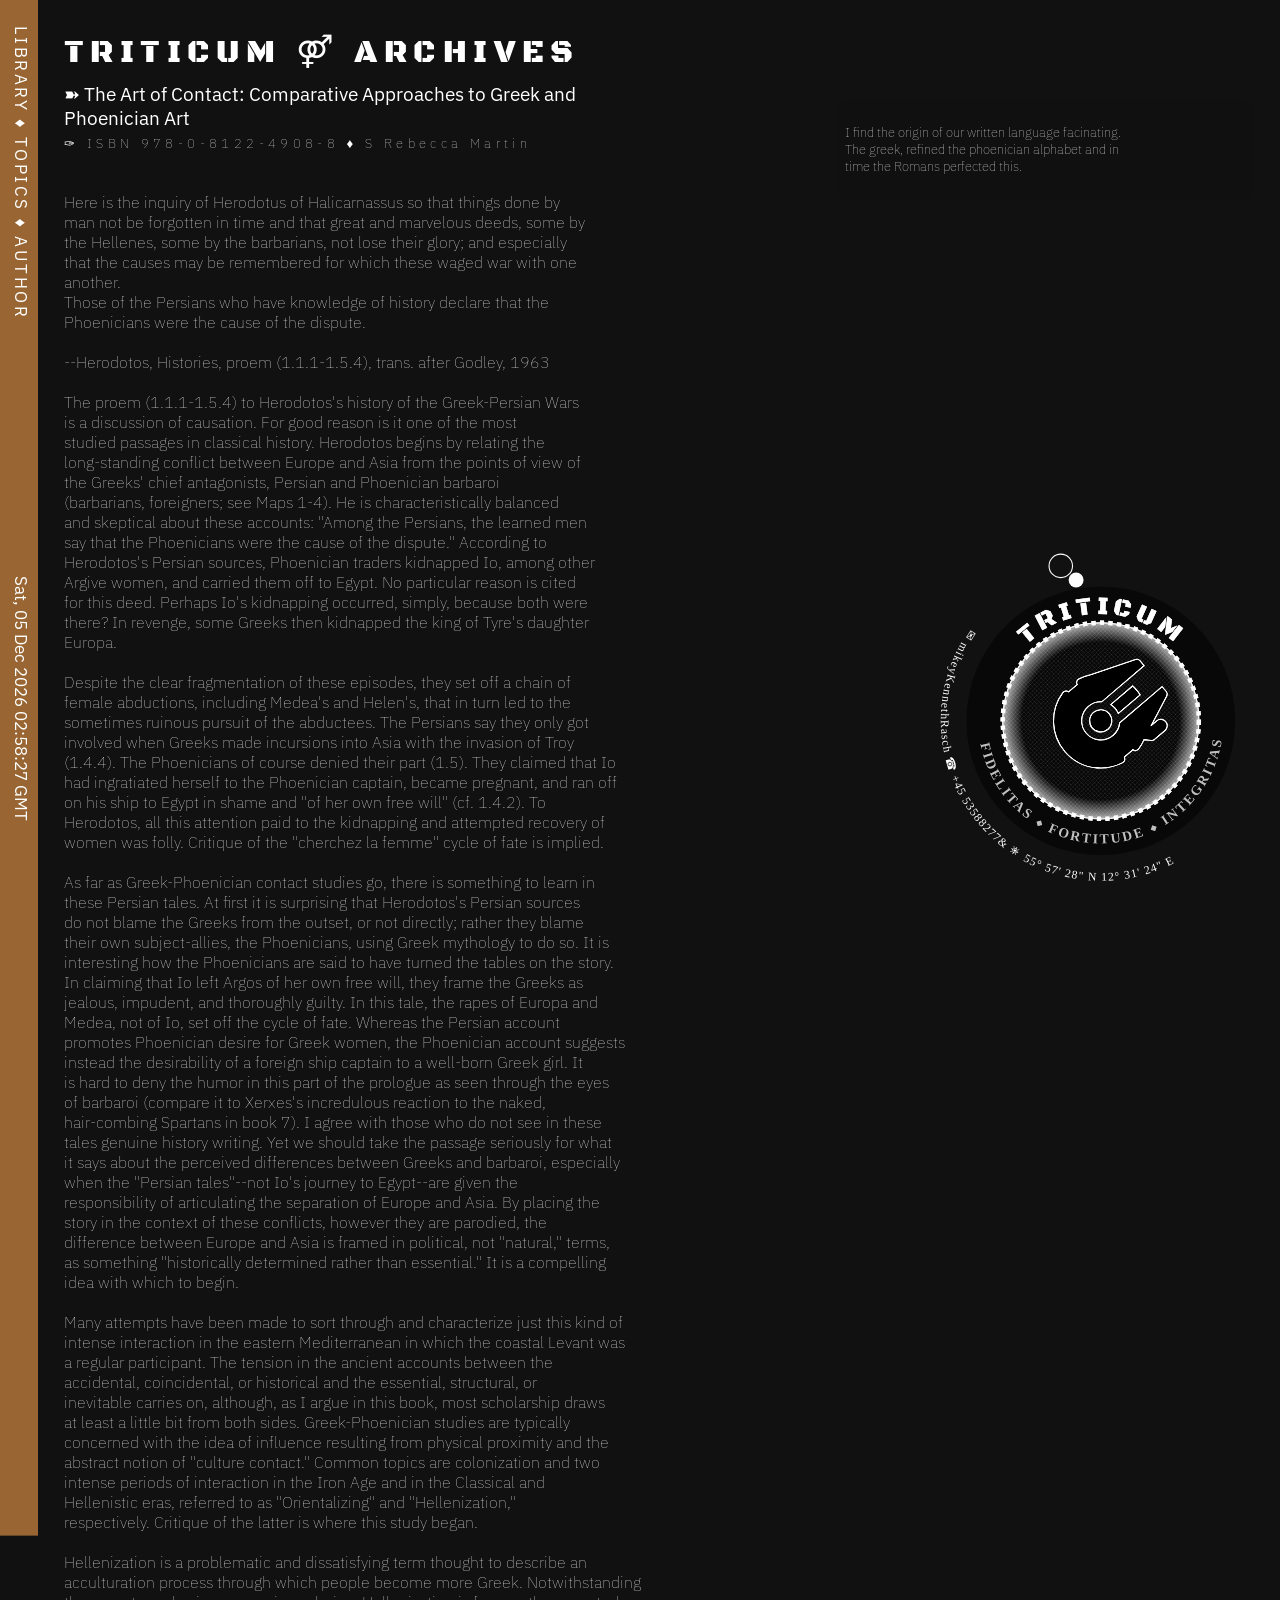
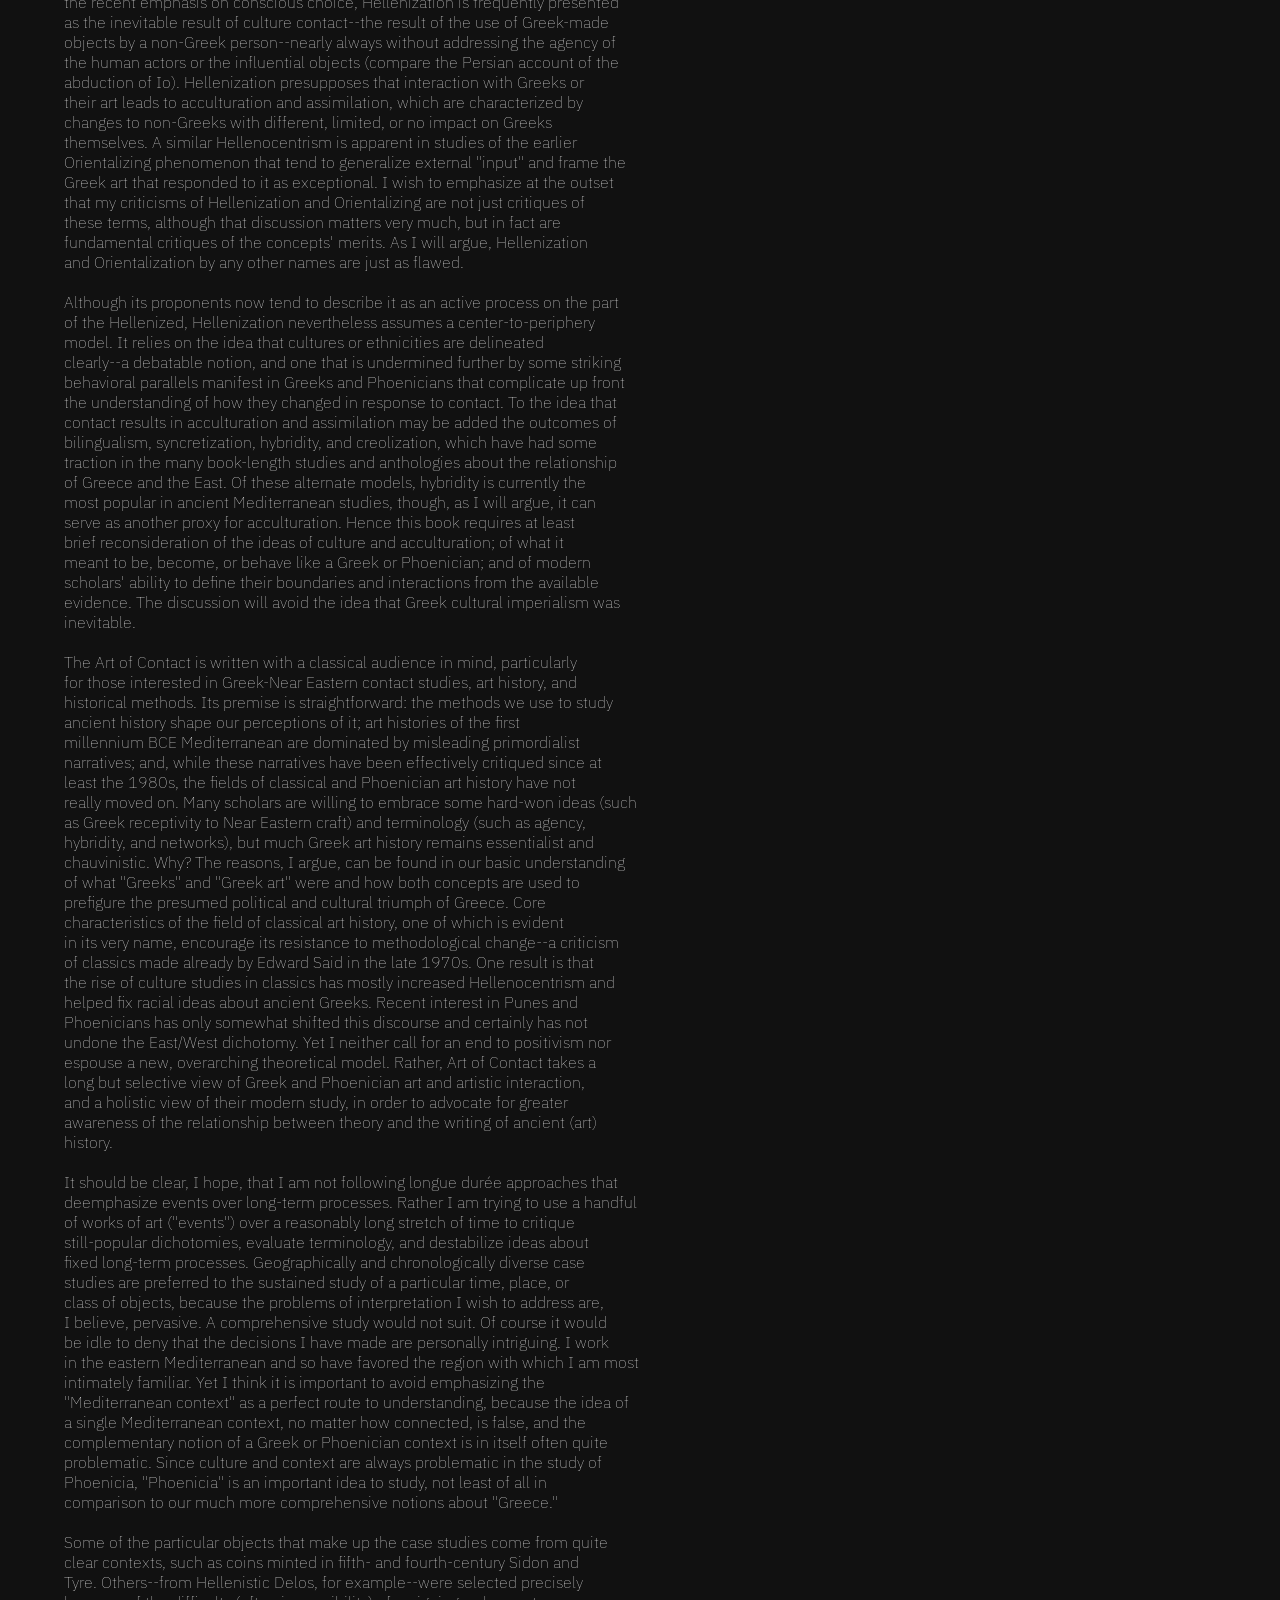
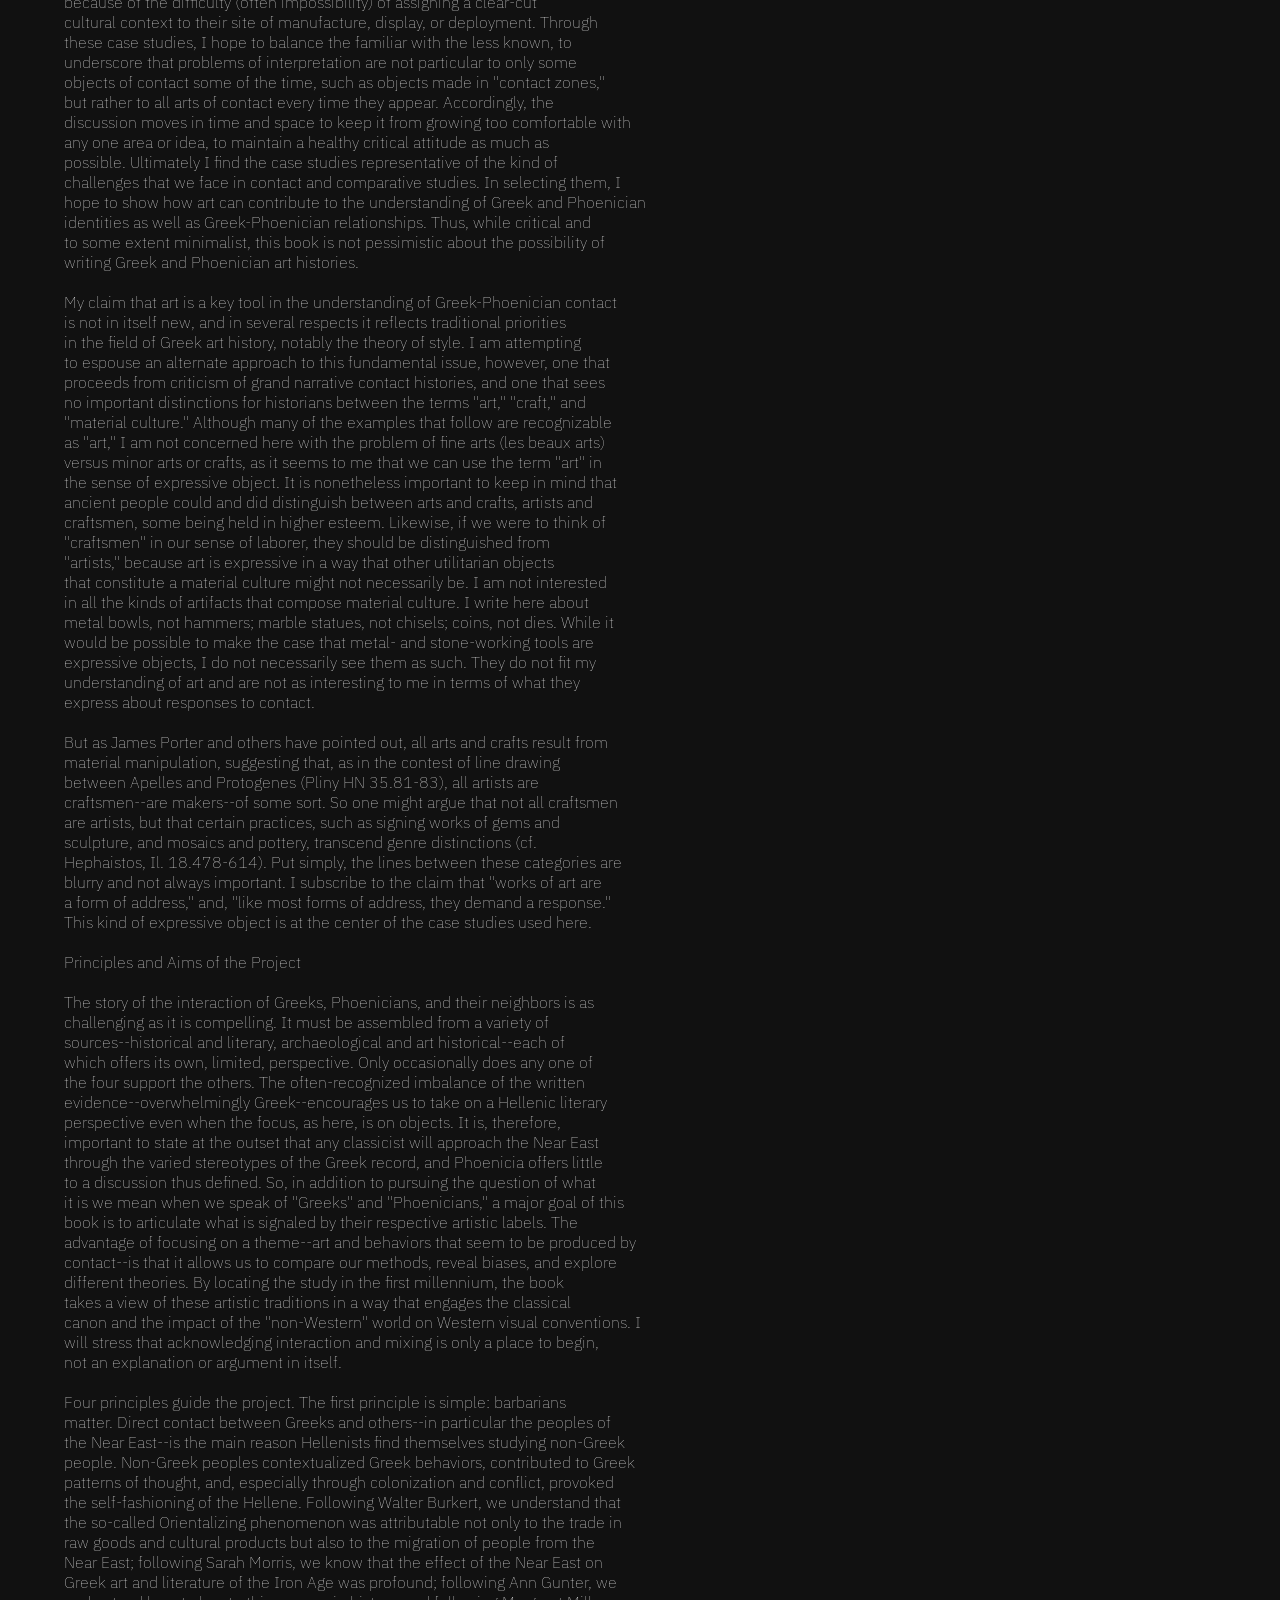
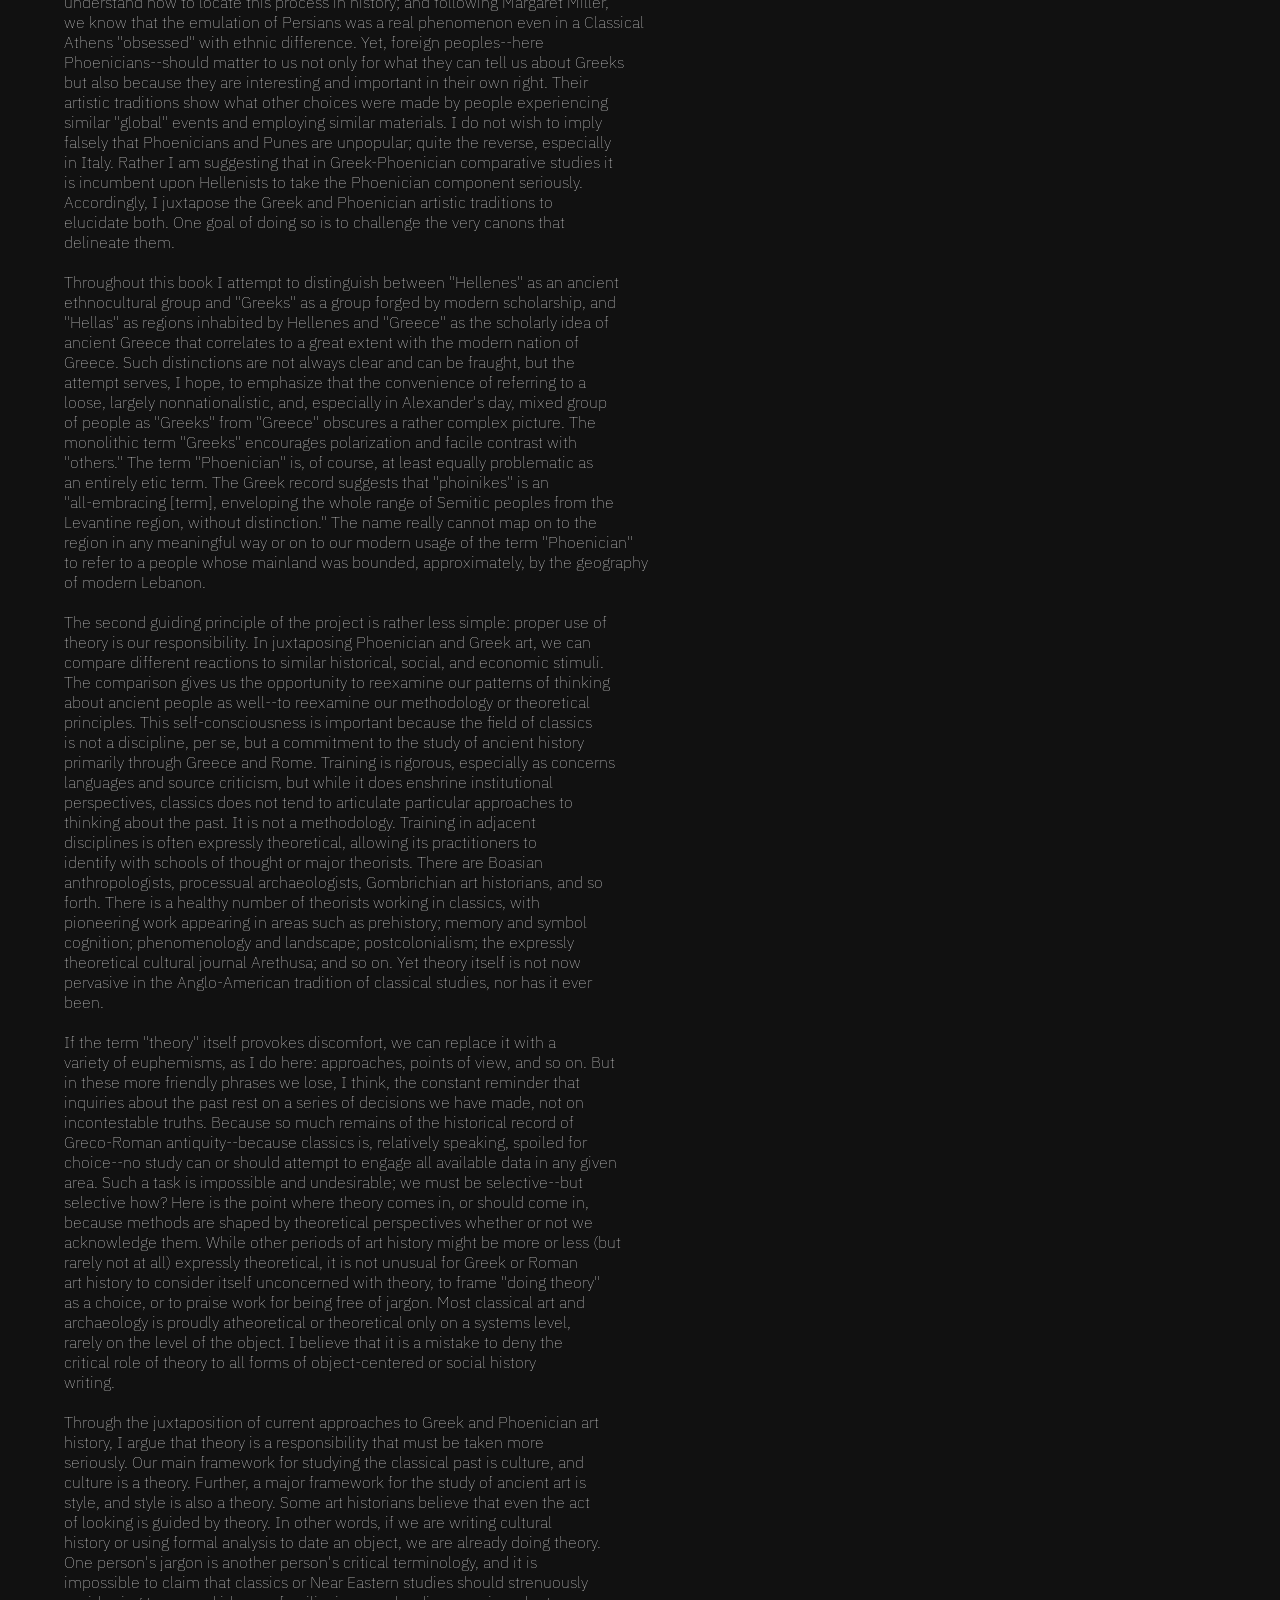
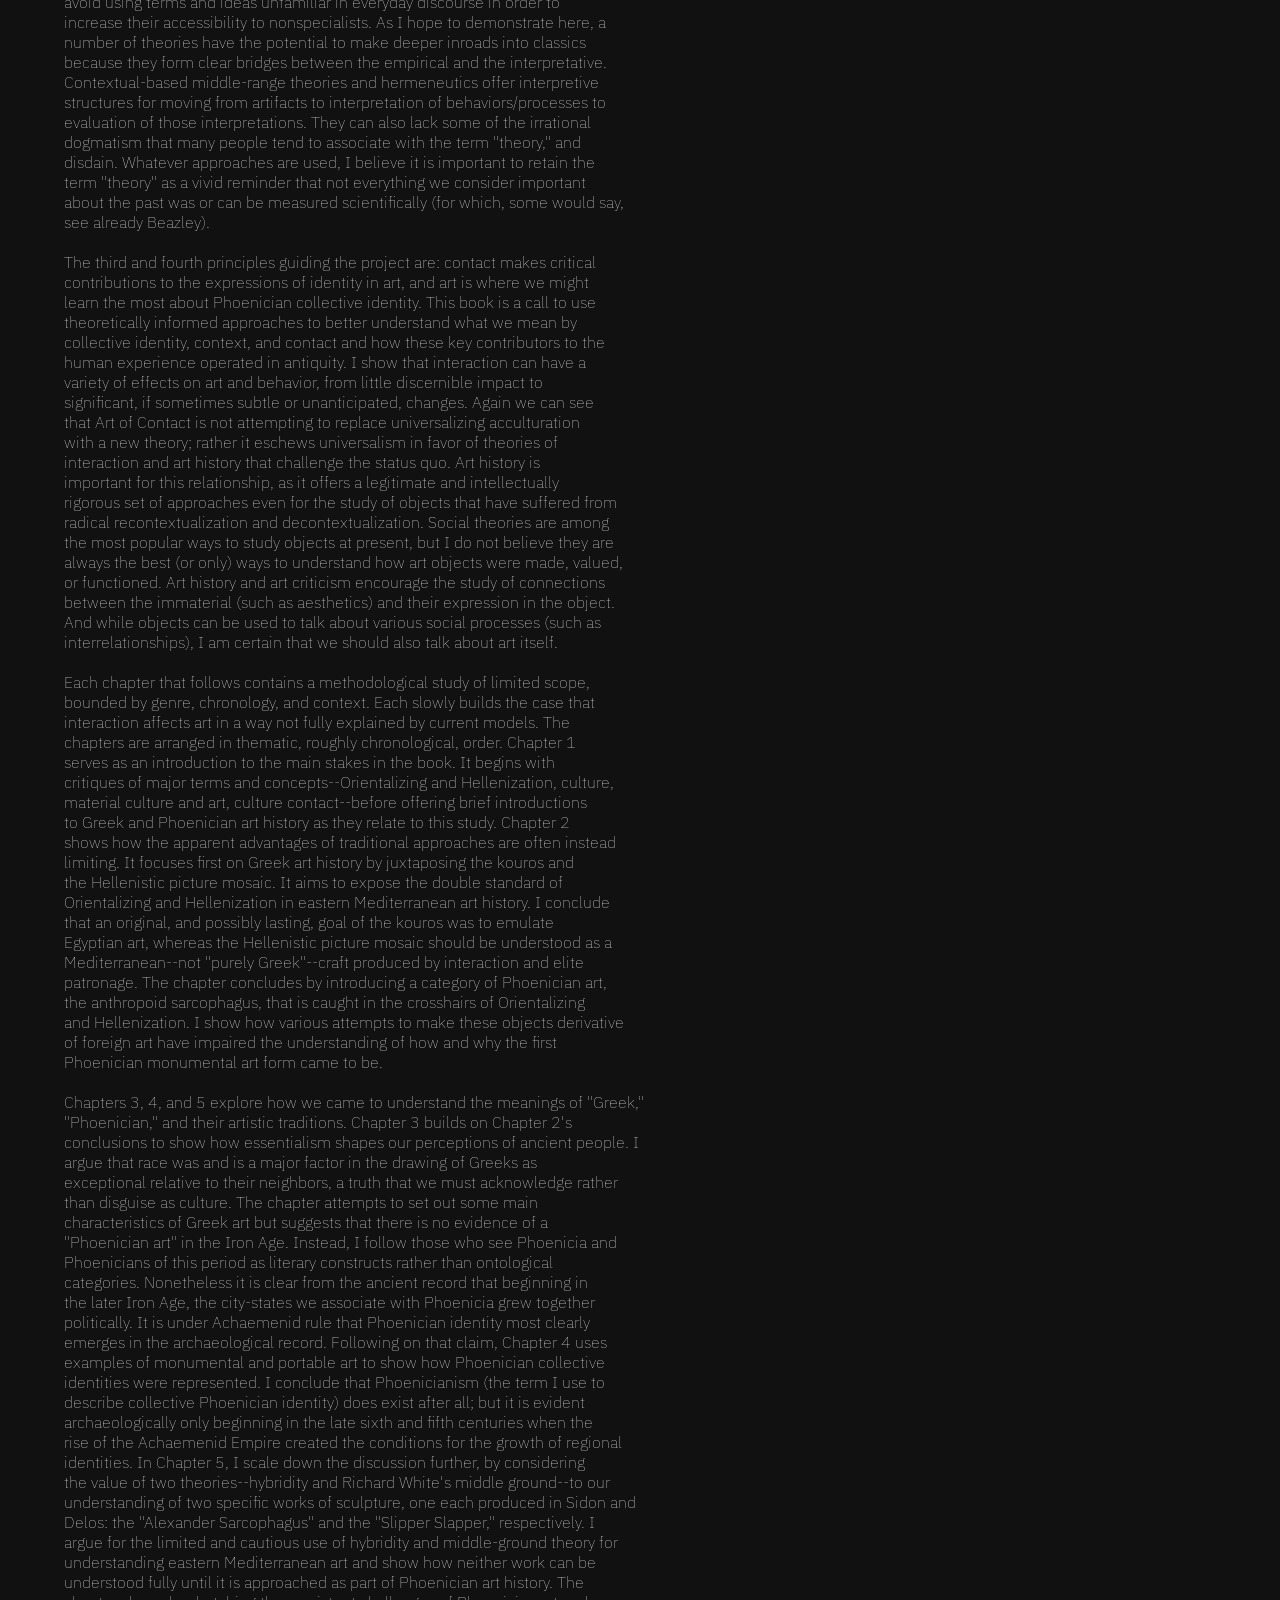
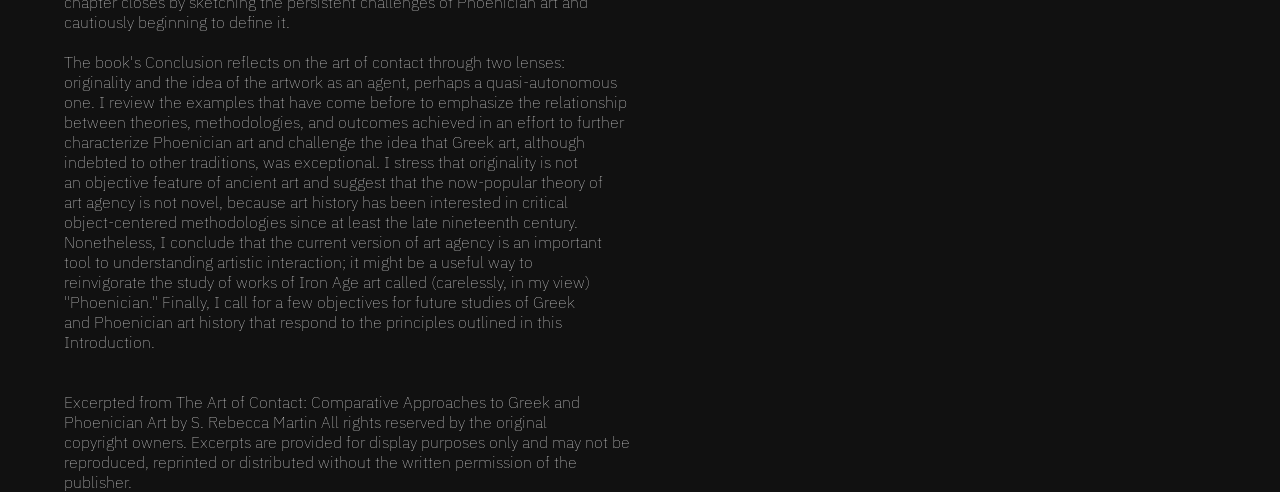
<file: static/index.html>
<html>

<head>
  <title>TRITICUM DIGITAL ARCHIVES</title>
  <meta charset="UTF-8">
  <meta name="viewport" content="width=device-width, initial-scale=1">
  <link href="https://fonts.googleapis.com/css?family=Fira+Code|Black+Ops+One|IBM+Plex+Sans:100,300,700" rel="stylesheet">
  <link href="ta.css" rel="stylesheet">   
  <link href="https://storage.googleapis.com/milliniumfalcon/falcon.png" rel="icon">
  <style>
    #taBody {
      margin: 0;
      padding: 0;      
      margin-left: 5vw;
      background-color: #111;
      background-image: url(https://upload.wikimedia.org/wikipedia/commons/3/33/Douris_cup_Jason_Vatican_16545.jpg);
      background-attachment: fixed;
      background-size: contain;
      background-position: right;
      background-clip: content-box;
      background-repeat: no-repeat;
      color: #fff;
      font-family: 'IBM Plex Sans';
    }
    #zmain {
       margin-right: 3vw;
    }
  </style>
</head>

<body id="taBody">

  <div id="taIndex">

    <svg style="position: fixed; width: 3vw; left:0;top:0; " xmlns="http://www.w3.org/2000/svg" viewBox="0 0 30 1200">
      <rect x="0" y="0" width="30" height="1200" fill="#963"></rect>
      <g font-size="small" fill="#fff" text-anchor="start">
        <text x="12" y="450" transform="rotate(90 12 450)" id="tMinus">ø</text>
        <text x="12" y="20"  transform="rotate(90 12 20)" letter-spacing="2" >LIBRARY ♦ TOPICS ♦ AUTHOR</text>
      </g>
    </svg>

  </div>

  <div id="zmain"></div>
  <h1>TRITICUM ⚤ ARCHIVES</h1>
  <div class="w50">

    <h3>The Art of Contact: Comparative Approaches to Greek and Phoenician Art</h3>
    <h5>ISBN 978-0-8122-4908-8 ♦ S Rebecca Martin</h5>
    <p>
     
      Here is the inquiry of Herodotus of Halicarnassus so that things done by
      man not be forgotten in time and that great and marvelous deeds, some by
      the Hellenes, some by the barbarians, not lose their glory; and especially
      that the causes may be remembered for which these waged war with one
      another.
      Those of the Persians who have knowledge of history declare that the
      Phoenicians were the cause of the dispute.

      --Herodotos, Histories, proem (1.1.1-1.5.4), trans. after Godley, 1963

      The proem (1.1.1-1.5.4) to Herodotos's history of the Greek-Persian Wars
      is a discussion of causation. For good reason is it one of the most
      studied passages in classical history. Herodotos begins by relating the
      long-standing conflict between Europe and Asia from the points of view of
      the Greeks' chief antagonists, Persian and Phoenician barbaroi
      (barbarians, foreigners; see Maps 1-4). He is characteristically balanced
      and skeptical about these accounts: "Among the Persians, the learned men
      say that the Phoenicians were the cause of the dispute." According to
      Herodotos's Persian sources, Phoenician traders kidnapped Io, among other
      Argive women, and carried them off to Egypt. No particular reason is cited
      for this deed. Perhaps Io's kidnapping occurred, simply, because both were
      there? In revenge, some Greeks then kidnapped the king of Tyre's daughter
      Europa.
      
      Despite the clear fragmentation of these episodes, they set off a chain of
      female abductions, including Medea's and Helen's, that in turn led to the
      sometimes ruinous pursuit of the abductees. The Persians say they only got
      involved when Greeks made incursions into Asia with the invasion of Troy
      (1.4.4). The Phoenicians of course denied their part (1.5). They claimed that Io
      had ingratiated herself to the Phoenician captain, became pregnant, and ran off
      on his ship to Egypt in shame and "of her own free will" (cf. 1.4.2). To
      Herodotos, all this attention paid to the kidnapping and attempted recovery of
      women was folly. Critique of the "cherchez la femme" cycle of fate is implied.
      
      As far as Greek-Phoenician contact studies go, there is something to learn in
      these Persian tales. At first it is surprising that Herodotos's Persian sources
      do not blame the Greeks from the outset, or not directly; rather they blame
      their own subject-allies, the Phoenicians, using Greek mythology to do so. It is
      interesting how the Phoenicians are said to have turned the tables on the story.
      In claiming that Io left Argos of her own free will, they frame the Greeks as
      jealous, impudent, and thoroughly guilty. In this tale, the rapes of Europa and
      Medea, not of Io, set off the cycle of fate. Whereas the Persian account
      promotes Phoenician desire for Greek women, the Phoenician account suggests
      instead the desirability of a foreign ship captain to a well-born Greek girl. It
      is hard to deny the humor in this part of the prologue as seen through the eyes
      of barbaroi (compare it to Xerxes's incredulous reaction to the naked,
      hair-combing Spartans in book 7). I agree with those who do not see in these
      tales genuine history writing. Yet we should take the passage seriously for what
      it says about the perceived differences between Greeks and barbaroi, especially
      when the "Persian tales"--not Io's journey to Egypt--are given the
      responsibility of articulating the separation of Europe and Asia. By placing the
      story in the context of these conflicts, however they are parodied, the
      difference between Europe and Asia is framed in political, not "natural," terms,
      as something "historically determined rather than essential." It is a compelling
      idea with which to begin.
      
      Many attempts have been made to sort through and characterize just this kind of
      intense interaction in the eastern Mediterranean in which the coastal Levant was
      a regular participant. The tension in the ancient accounts between the
      accidental, coincidental, or historical and the essential, structural, or
      inevitable carries on, although, as I argue in this book, most scholarship draws
      at least a little bit from both sides. Greek-Phoenician studies are typically
      concerned with the idea of influence resulting from physical proximity and the
      abstract notion of "culture contact." Common topics are colonization and two
      intense periods of interaction in the Iron Age and in the Classical and
      Hellenistic eras, referred to as "Orientalizing" and "Hellenization,"
      respectively. Critique of the latter is where this study began.
      
      Hellenization is a problematic and dissatisfying term thought to describe an
      acculturation process through which people become more Greek. Notwithstanding
      the recent emphasis on conscious choice, Hellenization is frequently presented
      as the inevitable result of culture contact--the result of the use of Greek-made
      objects by a non-Greek person--nearly always without addressing the agency of
      the human actors or the influential objects (compare the Persian account of the
      abduction of Io). Hellenization presupposes that interaction with Greeks or
      their art leads to acculturation and assimilation, which are characterized by
      changes to non-Greeks with different, limited, or no impact on Greeks
      themselves. A similar Hellenocentrism is apparent in studies of the earlier
      Orientalizing phenomenon that tend to generalize external "input" and frame the
      Greek art that responded to it as exceptional. I wish to emphasize at the outset
      that my criticisms of Hellenization and Orientalizing are not just critiques of
      these terms, although that discussion matters very much, but in fact are
      fundamental critiques of the concepts' merits. As I will argue, Hellenization
      and Orientalization by any other names are just as flawed.
      
      Although its proponents now tend to describe it as an active process on the part
      of the Hellenized, Hellenization nevertheless assumes a center-to-periphery
      model. It relies on the idea that cultures or ethnicities are delineated
      clearly--a debatable notion, and one that is undermined further by some striking
      behavioral parallels manifest in Greeks and Phoenicians that complicate up front
      the understanding of how they changed in response to contact. To the idea that
      contact results in acculturation and assimilation may be added the outcomes of
      bilingualism, syncretization, hybridity, and creolization, which have had some
      traction in the many book-length studies and anthologies about the relationship
      of Greece and the East. Of these alternate models, hybridity is currently the
      most popular in ancient Mediterranean studies, though, as I will argue, it can
      serve as another proxy for acculturation. Hence this book requires at least
      brief reconsideration of the ideas of culture and acculturation; of what it
      meant to be, become, or behave like a Greek or Phoenician; and of modern
      scholars' ability to define their boundaries and interactions from the available
      evidence. The discussion will avoid the idea that Greek cultural imperialism was
      inevitable.
      
      The Art of Contact is written with a classical audience in mind, particularly
      for those interested in Greek-Near Eastern contact studies, art history, and
      historical methods. Its premise is straightforward: the methods we use to study
      ancient history shape our perceptions of it; art histories of the first
      millennium BCE Mediterranean are dominated by misleading primordialist
      narratives; and, while these narratives have been effectively critiqued since at
      least the 1980s, the fields of classical and Phoenician art history have not
      really moved on. Many scholars are willing to embrace some hard-won ideas (such
      as Greek receptivity to Near Eastern craft) and terminology (such as agency,
      hybridity, and networks), but much Greek art history remains essentialist and
      chauvinistic. Why? The reasons, I argue, can be found in our basic understanding
      of what "Greeks" and "Greek art" were and how both concepts are used to
      prefigure the presumed political and cultural triumph of Greece. Core
      characteristics of the field of classical art history, one of which is evident
      in its very name, encourage its resistance to methodological change--a criticism
      of classics made already by Edward Said in the late 1970s. One result is that
      the rise of culture studies in classics has mostly increased Hellenocentrism and
      helped fix racial ideas about ancient Greeks. Recent interest in Punes and
      Phoenicians has only somewhat shifted this discourse and certainly has not
      undone the East/West dichotomy. Yet I neither call for an end to positivism nor
      espouse a new, overarching theoretical model. Rather, Art of Contact takes a
      long but selective view of Greek and Phoenician art and artistic interaction,
      and a holistic view of their modern study, in order to advocate for greater
      awareness of the relationship between theory and the writing of ancient (art)
      history.
      
      It should be clear, I hope, that I am not following longue durée approaches that
      deemphasize events over long-term processes. Rather I am trying to use a handful
      of works of art ("events") over a reasonably long stretch of time to critique
      still-popular dichotomies, evaluate terminology, and destabilize ideas about
      fixed long-term processes. Geographically and chronologically diverse case
      studies are preferred to the sustained study of a particular time, place, or
      class of objects, because the problems of interpretation I wish to address are,
      I believe, pervasive. A comprehensive study would not suit. Of course it would
      be idle to deny that the decisions I have made are personally intriguing. I work
      in the eastern Mediterranean and so have favored the region with which I am most
      intimately familiar. Yet I think it is important to avoid emphasizing the
      "Mediterranean context" as a perfect route to understanding, because the idea of
      a single Mediterranean context, no matter how connected, is false, and the
      complementary notion of a Greek or Phoenician context is in itself often quite
      problematic. Since culture and context are always problematic in the study of
      Phoenicia, "Phoenicia" is an important idea to study, not least of all in
      comparison to our much more comprehensive notions about "Greece."
      
      Some of the particular objects that make up the case studies come from quite
      clear contexts, such as coins minted in fifth- and fourth-century Sidon and
      Tyre. Others--from Hellenistic Delos, for example--were selected precisely
      because of the difficulty (often impossibility) of assigning a clear-cut
      cultural context to their site of manufacture, display, or deployment. Through
      these case studies, I hope to balance the familiar with the less known, to
      underscore that problems of interpretation are not particular to only some
      objects of contact some of the time, such as objects made in "contact zones,"
      but rather to all arts of contact every time they appear. Accordingly, the
      discussion moves in time and space to keep it from growing too comfortable with
      any one area or idea, to maintain a healthy critical attitude as much as
      possible. Ultimately I find the case studies representative of the kind of
      challenges that we face in contact and comparative studies. In selecting them, I
      hope to show how art can contribute to the understanding of Greek and Phoenician
      identities as well as Greek-Phoenician relationships. Thus, while critical and
      to some extent minimalist, this book is not pessimistic about the possibility of
      writing Greek and Phoenician art histories.
      
      My claim that art is a key tool in the understanding of Greek-Phoenician contact
      is not in itself new, and in several respects it reflects traditional priorities
      in the field of Greek art history, notably the theory of style. I am attempting
      to espouse an alternate approach to this fundamental issue, however, one that
      proceeds from criticism of grand narrative contact histories, and one that sees
      no important distinctions for historians between the terms "art," "craft," and
      "material culture." Although many of the examples that follow are recognizable
      as "art," I am not concerned here with the problem of fine arts (les beaux arts)
      versus minor arts or crafts, as it seems to me that we can use the term "art" in
      the sense of expressive object. It is nonetheless important to keep in mind that
      ancient people could and did distinguish between arts and crafts, artists and
      craftsmen, some being held in higher esteem. Likewise, if we were to think of
      "craftsmen" in our sense of laborer, they should be distinguished from
      "artists," because art is expressive in a way that other utilitarian objects
      that constitute a material culture might not necessarily be. I am not interested
      in all the kinds of artifacts that compose material culture. I write here about
      metal bowls, not hammers; marble statues, not chisels; coins, not dies. While it
      would be possible to make the case that metal- and stone-working tools are
      expressive objects, I do not necessarily see them as such. They do not fit my
      understanding of art and are not as interesting to me in terms of what they
      express about responses to contact.
      
      But as James Porter and others have pointed out, all arts and crafts result from
      material manipulation, suggesting that, as in the contest of line drawing
      between Apelles and Protogenes (Pliny HN 35.81-83), all artists are
      craftsmen--are makers--of some sort. So one might argue that not all craftsmen
      are artists, but that certain practices, such as signing works of gems and
      sculpture, and mosaics and pottery, transcend genre distinctions (cf.
      Hephaistos, Il. 18.478-614). Put simply, the lines between these categories are
      blurry and not always important. I subscribe to the claim that "works of art are
      a form of address," and, "like most forms of address, they demand a response."
      This kind of expressive object is at the center of the case studies used here.
      
      Principles and Aims of the Project
      
      The story of the interaction of Greeks, Phoenicians, and their neighbors is as
      challenging as it is compelling. It must be assembled from a variety of
      sources--historical and literary, archaeological and art historical--each of
      which offers its own, limited, perspective. Only occasionally does any one of
      the four support the others. The often-recognized imbalance of the written
      evidence--overwhelmingly Greek--encourages us to take on a Hellenic literary
      perspective even when the focus, as here, is on objects. It is, therefore,
      important to state at the outset that any classicist will approach the Near East
      through the varied stereotypes of the Greek record, and Phoenicia offers little
      to a discussion thus defined. So, in addition to pursuing the question of what
      it is we mean when we speak of "Greeks" and "Phoenicians," a major goal of this
      book is to articulate what is signaled by their respective artistic labels. The
      advantage of focusing on a theme--art and behaviors that seem to be produced by
      contact--is that it allows us to compare our methods, reveal biases, and explore
      different theories. By locating the study in the first millennium, the book
      takes a view of these artistic traditions in a way that engages the classical
      canon and the impact of the "non-Western" world on Western visual conventions. I
      will stress that acknowledging interaction and mixing is only a place to begin,
      not an explanation or argument in itself.
      
      Four principles guide the project. The first principle is simple: barbarians
      matter. Direct contact between Greeks and others--in particular the peoples of
      the Near East--is the main reason Hellenists find themselves studying non-Greek
      people. Non-Greek peoples contextualized Greek behaviors, contributed to Greek
      patterns of thought, and, especially through colonization and conflict, provoked
      the self-fashioning of the Hellene. Following Walter Burkert, we understand that
      the so-called Orientalizing phenomenon was attributable not only to the trade in
      raw goods and cultural products but also to the migration of people from the
      Near East; following Sarah Morris, we know that the effect of the Near East on
      Greek art and literature of the Iron Age was profound; following Ann Gunter, we
      understand how to locate this process in history; and following Margaret Miller,
      we know that the emulation of Persians was a real phenomenon even in a Classical
      Athens "obsessed" with ethnic difference. Yet, foreign peoples--here
      Phoenicians--should matter to us not only for what they can tell us about Greeks
      but also because they are interesting and important in their own right. Their
      artistic traditions show what other choices were made by people experiencing
      similar "global" events and employing similar materials. I do not wish to imply
      falsely that Phoenicians and Punes are unpopular; quite the reverse, especially
      in Italy. Rather I am suggesting that in Greek-Phoenician comparative studies it
      is incumbent upon Hellenists to take the Phoenician component seriously.
      Accordingly, I juxtapose the Greek and Phoenician artistic traditions to
      elucidate both. One goal of doing so is to challenge the very canons that
      delineate them.
      
      Throughout this book I attempt to distinguish between "Hellenes" as an ancient
      ethnocultural group and "Greeks" as a group forged by modern scholarship, and
      "Hellas" as regions inhabited by Hellenes and "Greece" as the scholarly idea of
      ancient Greece that correlates to a great extent with the modern nation of
      Greece. Such distinctions are not always clear and can be fraught, but the
      attempt serves, I hope, to emphasize that the convenience of referring to a
      loose, largely nonnationalistic, and, especially in Alexander's day, mixed group
      of people as "Greeks" from "Greece" obscures a rather complex picture. The
      monolithic term "Greeks" encourages polarization and facile contrast with
      "others." The term "Phoenician" is, of course, at least equally problematic as
      an entirely etic term. The Greek record suggests that "phoinikes" is an
      "all-embracing [term], enveloping the whole range of Semitic peoples from the
      Levantine region, without distinction." The name really cannot map on to the
      region in any meaningful way or on to our modern usage of the term "Phoenician"
      to refer to a people whose mainland was bounded, approximately, by the geography
      of modern Lebanon.
      
      The second guiding principle of the project is rather less simple: proper use of
      theory is our responsibility. In juxtaposing Phoenician and Greek art, we can
      compare different reactions to similar historical, social, and economic stimuli.
      The comparison gives us the opportunity to reexamine our patterns of thinking
      about ancient people as well--to reexamine our methodology or theoretical
      principles. This self-consciousness is important because the field of classics
      is not a discipline, per se, but a commitment to the study of ancient history
      primarily through Greece and Rome. Training is rigorous, especially as concerns
      languages and source criticism, but while it does enshrine institutional
      perspectives, classics does not tend to articulate particular approaches to
      thinking about the past. It is not a methodology. Training in adjacent
      disciplines is often expressly theoretical, allowing its practitioners to
      identify with schools of thought or major theorists. There are Boasian
      anthropologists, processual archaeologists, Gombrichian art historians, and so
      forth. There is a healthy number of theorists working in classics, with
      pioneering work appearing in areas such as prehistory; memory and symbol
      cognition; phenomenology and landscape; postcolonialism; the expressly
      theoretical cultural journal Arethusa; and so on. Yet theory itself is not now
      pervasive in the Anglo-American tradition of classical studies, nor has it ever
      been.
      
      If the term "theory" itself provokes discomfort, we can replace it with a
      variety of euphemisms, as I do here: approaches, points of view, and so on. But
      in these more friendly phrases we lose, I think, the constant reminder that
      inquiries about the past rest on a series of decisions we have made, not on
      incontestable truths. Because so much remains of the historical record of
      Greco-Roman antiquity--because classics is, relatively speaking, spoiled for
      choice--no study can or should attempt to engage all available data in any given
      area. Such a task is impossible and undesirable; we must be selective--but
      selective how? Here is the point where theory comes in, or should come in,
      because methods are shaped by theoretical perspectives whether or not we
      acknowledge them. While other periods of art history might be more or less (but
      rarely not at all) expressly theoretical, it is not unusual for Greek or Roman
      art history to consider itself unconcerned with theory, to frame "doing theory"
      as a choice, or to praise work for being free of jargon. Most classical art and
      archaeology is proudly atheoretical or theoretical only on a systems level,
      rarely on the level of the object. I believe that it is a mistake to deny the
      critical role of theory to all forms of object-centered or social history
      writing.
      
      Through the juxtaposition of current approaches to Greek and Phoenician art
      history, I argue that theory is a responsibility that must be taken more
      seriously. Our main framework for studying the classical past is culture, and
      culture is a theory. Further, a major framework for the study of ancient art is
      style, and style is also a theory. Some art historians believe that even the act
      of looking is guided by theory. In other words, if we are writing cultural
      history or using formal analysis to date an object, we are already doing theory.
      One person's jargon is another person's critical terminology, and it is
      impossible to claim that classics or Near Eastern studies should strenuously
      avoid using terms and ideas unfamiliar in everyday discourse in order to
      increase their accessibility to nonspecialists. As I hope to demonstrate here, a
      number of theories have the potential to make deeper inroads into classics
      because they form clear bridges between the empirical and the interpretative.
      Contextual-based middle-range theories and hermeneutics offer interpretive
      structures for moving from artifacts to interpretation of behaviors/processes to
      evaluation of those interpretations. They can also lack some of the irrational
      dogmatism that many people tend to associate with the term "theory," and
      disdain. Whatever approaches are used, I believe it is important to retain the
      term "theory" as a vivid reminder that not everything we consider important
      about the past was or can be measured scientifically (for which, some would say,
      see already Beazley).
      
      The third and fourth principles guiding the project are: contact makes critical
      contributions to the expressions of identity in art, and art is where we might
      learn the most about Phoenician collective identity. This book is a call to use
      theoretically informed approaches to better understand what we mean by
      collective identity, context, and contact and how these key contributors to the
      human experience operated in antiquity. I show that interaction can have a
      variety of effects on art and behavior, from little discernible impact to
      significant, if sometimes subtle or unanticipated, changes. Again we can see
      that Art of Contact is not attempting to replace universalizing acculturation
      with a new theory; rather it eschews universalism in favor of theories of
      interaction and art history that challenge the status quo. Art history is
      important for this relationship, as it offers a legitimate and intellectually
      rigorous set of approaches even for the study of objects that have suffered from
      radical recontextualization and decontextualization. Social theories are among
      the most popular ways to study objects at present, but I do not believe they are
      always the best (or only) ways to understand how art objects were made, valued,
      or functioned. Art history and art criticism encourage the study of connections
      between the immaterial (such as aesthetics) and their expression in the object.
      And while objects can be used to talk about various social processes (such as
      interrelationships), I am certain that we should also talk about art itself.
      
      Each chapter that follows contains a methodological study of limited scope,
      bounded by genre, chronology, and context. Each slowly builds the case that
      interaction affects art in a way not fully explained by current models. The
      chapters are arranged in thematic, roughly chronological, order. Chapter 1
      serves as an introduction to the main stakes in the book. It begins with
      critiques of major terms and concepts--Orientalizing and Hellenization, culture,
      material culture and art, culture contact--before offering brief introductions
      to Greek and Phoenician art history as they relate to this study. Chapter 2
      shows how the apparent advantages of traditional approaches are often instead
      limiting. It focuses first on Greek art history by juxtaposing the kouros and
      the Hellenistic picture mosaic. It aims to expose the double standard of
      Orientalizing and Hellenization in eastern Mediterranean art history. I conclude
      that an original, and possibly lasting, goal of the kouros was to emulate
      Egyptian art, whereas the Hellenistic picture mosaic should be understood as a
      Mediterranean--not "purely Greek"--craft produced by interaction and elite
      patronage. The chapter concludes by introducing a category of Phoenician art,
      the anthropoid sarcophagus, that is caught in the crosshairs of Orientalizing
      and Hellenization. I show how various attempts to make these objects derivative
      of foreign art have impaired the understanding of how and why the first
      Phoenician monumental art form came to be.
      
      Chapters 3, 4, and 5 explore how we came to understand the meanings of "Greek,"
      "Phoenician," and their artistic traditions. Chapter 3 builds on Chapter 2's
      conclusions to show how essentialism shapes our perceptions of ancient people. I
      argue that race was and is a major factor in the drawing of Greeks as
      exceptional relative to their neighbors, a truth that we must acknowledge rather
      than disguise as culture. The chapter attempts to set out some main
      characteristics of Greek art but suggests that there is no evidence of a
      "Phoenician art" in the Iron Age. Instead, I follow those who see Phoenicia and
      Phoenicians of this period as literary constructs rather than ontological
      categories. Nonetheless it is clear from the ancient record that beginning in
      the later Iron Age, the city-states we associate with Phoenicia grew together
      politically. It is under Achaemenid rule that Phoenician identity most clearly
      emerges in the archaeological record. Following on that claim, Chapter 4 uses
      examples of monumental and portable art to show how Phoenician collective
      identities were represented. I conclude that Phoenicianism (the term I use to
      describe collective Phoenician identity) does exist after all; but it is evident
      archaeologically only beginning in the late sixth and fifth centuries when the
      rise of the Achaemenid Empire created the conditions for the growth of regional
      identities. In Chapter 5, I scale down the discussion further, by considering
      the value of two theories--hybridity and Richard White's middle ground--to our
      understanding of two specific works of sculpture, one each produced in Sidon and
      Delos: the "Alexander Sarcophagus" and the "Slipper Slapper," respectively. I
      argue for the limited and cautious use of hybridity and middle-ground theory for
      understanding eastern Mediterranean art and show how neither work can be
      understood fully until it is approached as part of Phoenician art history. The
      chapter closes by sketching the persistent challenges of Phoenician art and
      cautiously beginning to define it.
      
      The book's Conclusion reflects on the art of contact through two lenses:
      originality and the idea of the artwork as an agent, perhaps a quasi-autonomous
      one. I review the examples that have come before to emphasize the relationship
      between theories, methodologies, and outcomes achieved in an effort to further
      characterize Phoenician art and challenge the idea that Greek art, although
      indebted to other traditions, was exceptional. I stress that originality is not
      an objective feature of ancient art and suggest that the now-popular theory of
      art agency is not novel, because art history has been interested in critical
      object-centered methodologies since at least the late nineteenth century.
      Nonetheless, I conclude that the current version of art agency is an important
      tool to understanding artistic interaction; it might be a useful way to
      reinvigorate the study of works of Iron Age art called (carelessly, in my view)
      "Phoenician." Finally, I call for a few objectives for future studies of Greek
      and Phoenician art history that respond to the principles outlined in this
      Introduction.
      
      
      Excerpted from The Art of Contact: Comparative Approaches to Greek and
      Phoenician Art by S. Rebecca Martin All rights reserved by the original
      copyright owners. Excerpts are provided for display purposes only and may not be
      reproduced, reprinted or distributed without the written permission of the
      publisher.
    </p>
  </div>

  <svg style="width: 30%;  position: fixed; bottom: 0; right: 0;
  filter: grayscale(1) contrast(2);" xmlns="http://www.w3.org/2000/svg" viewBox="0 0 360 360">
    <defs>
      <pattern id="cross" patternUnits="userSpaceOnUse" width="4" height="4">
        <path d="M0,4 L4,0 M4,4 L0,0" fill="none" stroke="#0ff" stroke-width=".2" stroke-opacity="0.5" />
      </pattern>
      <radialGradient id="radial">
        <stop offset="80%" stop-color="#ffff0000" />
        <stop offset="100%" stop-color="#ffff0080" />
      </radialGradient>
    </defs>

    <g transform="translate(64,64)">
      <g>
        <path fill="#ff800000" id="zoutside"
          d="M 5.1271933566511905 41.96353454734313 A 150 150 0 0 0 250.87280664334878 214.0364654526569">
        </path>
        <text font-size="11" fill="#fff" font-weight="100" text-anchor="start" font-family="'IBM Sans Plex', serif"
          letter-spacing="1">
          <textPath href="#zoutside">
            &#x2709; mikeyKennethRasch &#x260E; +45 53588277& &#x26EF; 55° 57' 28" N 12° 31' 24" E
          </textPath>
        </text>
      </g>
      <g>
        <circle r="7" fill="#fff">
          <animateMotion dur="90s" repeatCount="indefinite"
            path="M 125.66137753740401 -5.9795911509564235 A 134 134 0 1 0 128 -6 z">
          </animateMotion>
        </circle>

        <circle r="11" fill="none" stroke="#fff">
          <animateMotion dur="60s" repeatCount="indefinite"
            path="M 125.38213903440747 -21.977154273458694 A 150 150 0 1 0 128 -22 z">
          </animateMotion>
        </circle>

        <path id="ztop" fill="none" d="M 28 128 A 100 100 0 0 1 228 128"></path>
        <path id="zbottom" fill="none" d="M 13 128 A 115 115 0 0 0 243 128"></path>
        <circle cx="128" cy="128" r="126" fill="#ff000080" stroke="none" stroke-width="1"></circle>

        <circle cx="128" cy="128" r="92" fill="url(#radial)" stroke="#ffffff" stroke-width="4" stroke-dasharray="4 4">
        </circle>
        <circle cx="128" cy="128" r="92" fill="url(#cross)" stroke="#ffffff"></circle>
        <text font-size="24" fill="#fff" text-anchor="start" font-family="'Black Ops One', serif" letter-spacing="4">
          <textPath startOffset="25.2%" href="#ztop">
            TRITICUM
          </textPath>
        </text>
        <text font-size="13" fill="#ffffff80" font-weight="700" text-anchor="start" font-family="'IBM Sans Plex', serif"
          letter-spacing="2">
          <textPath startOffset="6%" href="#zbottom">
            FIDELITAS ⬥ FORTITUDE ⬥ INTEGRITAS
          </textPath>
        </text>
      </g>
      <g transform="translate(83.7,66.7),scale(0.5)">
        <g>
          <path
            d="M158.339,68.332l-38.012,38.013c-1.654-3.222-3.822-6.247-6.518-8.942c-2.664-2.664-5.678-4.848-8.933-6.526l38.011-38.011
    c2.86,2.232,5.615,4.632,8.221,7.238C153.701,62.696,156.103,65.454,158.339,68.332z M73.816,137.395
    c3.925,3.925,9.143,6.086,14.693,6.086c5.55,0,10.768-2.162,14.692-6.086c8.102-8.102,8.102-21.284,0-29.386
    c-3.924-3.924-9.143-6.086-14.692-6.086c-5.551,0-10.77,2.162-14.694,6.086C65.715,116.111,65.715,129.294,73.816,137.395z
     M210.116,114.561c-0.008-0.007-0.077-0.077-0.084-0.084c-2.236-2.236-5.21-3.467-8.372-3.467c-3.163,0-6.137,1.232-8.372,3.468
    l-9.503,9.503l-0.132-0.005l24.608-57.434c1.208-2.818,0.578-6.088-1.59-8.257l-8.536-8.536l-73.886,73.887
    c-0.229,8.848-3.702,17.628-10.44,24.366c-6.759,6.758-15.743,10.48-25.3,10.48c-9.558,0-18.542-3.722-25.301-10.48
    c-13.949-13.95-13.949-36.648,0-50.599c6.542-6.541,15.17-10.227,24.384-10.457l73.869-73.869l-8.536-8.536
    c-2.167-2.167-5.435-2.797-8.257-1.59L62.994,37.946c-7.599,2.284-14.888,5.58-21.663,9.855c-1.929,1.217-3.198,3.244-3.452,5.51
    c-0.2,1.794,0.254,3.583,1.252,5.05L24.168,73.324c-1.466-0.997-3.257-1.451-5.049-1.251c-2.267,0.253-4.294,1.523-5.511,3.451
    C3.064,92.233-1.597,112.311,0.485,132.059c2.112,20.051,11.143,38.959,25.425,53.242c16.712,16.711,38.932,25.915,62.568,25.916
    c0.002,0,0.001,0,0.003,0c16.769,0,33.094-4.708,47.207-13.613c1.929-1.217,3.198-3.245,3.452-5.511
    c0.2-1.793-0.255-3.582-1.252-5.049l14.962-14.963c1.467,0.998,3.254,1.455,5.051,1.252c2.266-0.253,4.293-1.523,5.51-3.452
    c3.652-5.788,6.583-11.985,8.784-18.429l13.854,0.497c0.091,0.003,0.183,0.005,0.273,0.005c2.092,0,3.991-0.868,5.357-2.266
    c0.041-0.039,0.085-0.073,0.125-0.113l18.29-18.291c2.236-2.236,3.469-5.21,3.469-8.373S212.33,116.775,210.116,114.561z"
            fill="rgb(40,52,85)" stroke="#fff" stroke-width="2">

            <animateTransform attributeName="transform" attributeType="XML" type="rotate" from="0 89 122"
              to="360 89 122" dur="180s" repeatCount="indefinite"></animateTransform>
          </path>
        </g>
      </g>

  </svg>

  <div
    style="width: 33%; margin:  2vw; float:right; font-size: 0.8em; border-radius: 1vw; background-color: #11111180;padding: 0.66vw;">
    <p>
      I find the origin of our written language facinating.
      The greek, refined the phoenician alphabet and in
      time the Romans perfected this.

    </p>
  </div>
</body>
<script src="ta.js"></script>

</html>
</file>
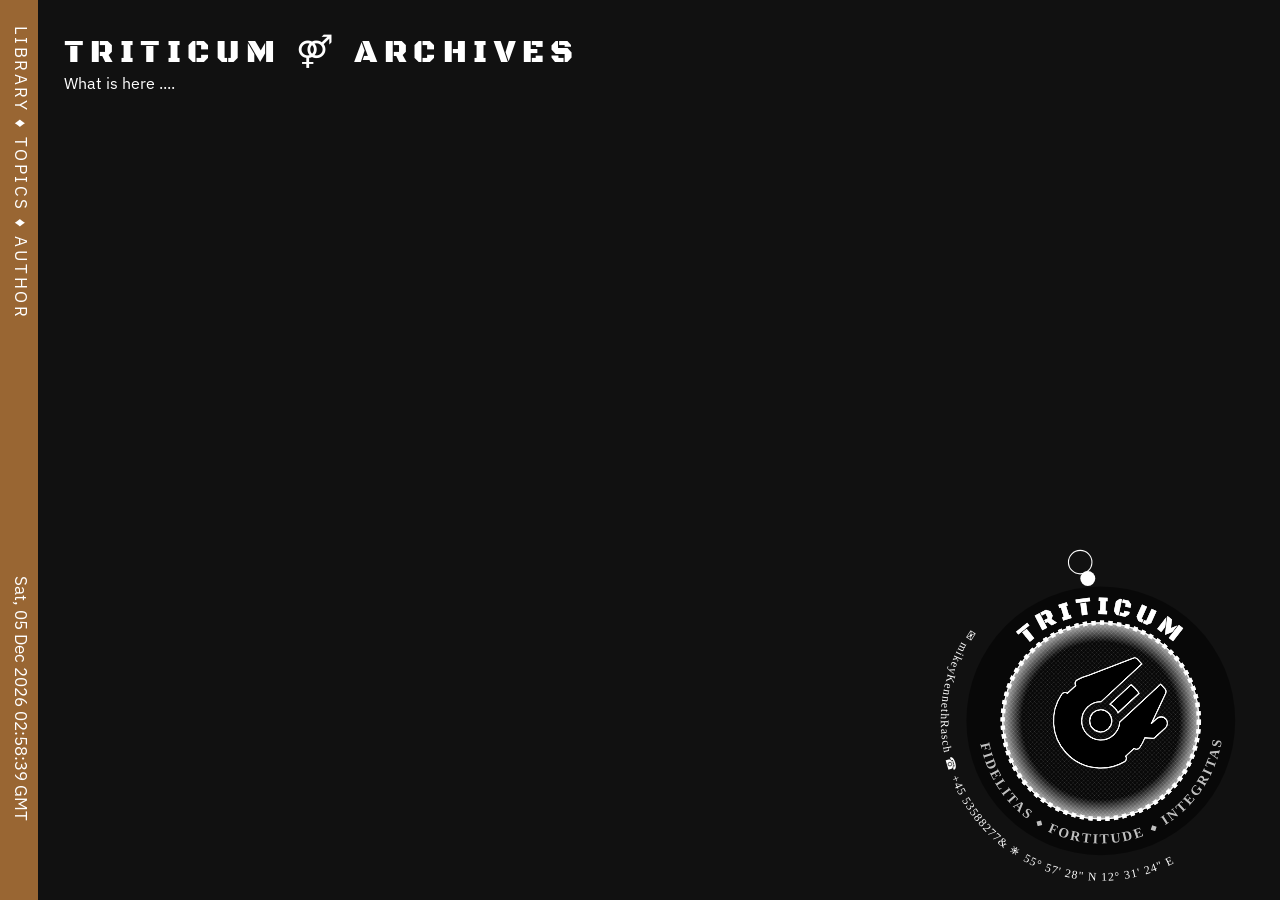
<file: static/taHerodotus.html>
<html>

<head>
  <title>TRITICUM DIGITAL ARCHIVES</title>
  <meta charset="UTF-8">
  <meta name="viewport" content="width=device-width, initial-scale=1">
  <link href="https://fonts.googleapis.com/css?family=Fira+Code|Black+Ops+One|IBM+Plex+Sans:100,300,700" rel="stylesheet">
  <link href="ta.css" rel="stylesheet">   
  <link href="https://storage.googleapis.com/milliniumfalcon/falcon.png" rel="icon">
  <style>
    #taBody {
      margin: 0;
      padding: 0;
      margin-left: 5vw;
      background-color: #111;
      background-image: url(https://upload.wikimedia.org/wikipedia/commons/3/33/Douris_cup_Jason_Vatican_16545.jpg);
      background-attachment: fixed;
      background-size: contain;
      background-position: right;
      background-clip: content-box;
      background-repeat: no-repeat;
      color: #fff;
      font-family: 'IBM Plex Sans';
    }
    #zmain {
       margin-right: 3vw;
      
    }
  </style>
</head>

<body id="taBody">

  <div id="taIndex">

    <svg style="position: fixed; width: 3vw; left:0;top:0; " xmlns="http://www.w3.org/2000/svg" viewBox="0 0 30 1200">
      <rect x="0" y="0" width="30" height="1200" fill="#963"></rect>
      <g font-size="small" fill="#fff" text-anchor="start">
        <text x="12" y="450" transform="rotate(90 12 450)" id="tMinus">ø</text>
        <text x="12" y="20"  transform="rotate(90 12 20)" letter-spacing="2" >LIBRARY ♦ TOPICS ♦ AUTHOR</text>
      </g>
    </svg>

  </div>
  
  <div id="zmain"></div>
  <h1>TRITICUM ⚤ ARCHIVES</h1>

  <div id="taHerodutus" class="w50" >

  What is here ....
  </div>

  <svg style="width: 30%;  position: fixed; bottom: 0; right: 0;
  filter: grayscale(1) contrast(2);" xmlns="http://www.w3.org/2000/svg" viewBox="0 0 360 360">
    <defs>
      <pattern id="cross" patternUnits="userSpaceOnUse" width="4" height="4">
        <path d="M0,4 L4,0 M4,4 L0,0" fill="none" stroke="#0ff" stroke-width=".2" stroke-opacity="0.5" />
      </pattern>
      <radialGradient id="radial">
        <stop offset="80%" stop-color="#ffff0000" />
        <stop offset="100%" stop-color="#ffff0080" />
      </radialGradient>
    </defs>

    <g transform="translate(64,64)">
      <g>
        <path fill="#ff800000" id="zoutside"
          d="M 5.1271933566511905 41.96353454734313 A 150 150 0 0 0 250.87280664334878 214.0364654526569">
        </path>
        <text font-size="11" fill="#fff" font-weight="100" text-anchor="start" font-family="'IBM Sans Plex', serif"
          letter-spacing="1">
          <textPath href="#zoutside">
            &#x2709; mikeyKennethRasch &#x260E; +45 53588277& &#x26EF; 55° 57' 28" N 12° 31' 24" E
          </textPath>
        </text>
      </g>
      <g>
        <circle r="7" fill="#fff">
          <animateMotion dur="90s" repeatCount="indefinite"
            path="M 125.66137753740401 -5.9795911509564235 A 134 134 0 1 0 128 -6 z">
          </animateMotion>
        </circle>

        <circle r="11" fill="none" stroke="#fff">
          <animateMotion dur="60s" repeatCount="indefinite"
            path="M 125.38213903440747 -21.977154273458694 A 150 150 0 1 0 128 -22 z">
          </animateMotion>
        </circle>

        <path id="ztop" fill="none" d="M 28 128 A 100 100 0 0 1 228 128"></path>
        <path id="zbottom" fill="none" d="M 13 128 A 115 115 0 0 0 243 128"></path>
        <circle cx="128" cy="128" r="126" fill="#ff000080" stroke="none" stroke-width="1"></circle>

        <circle cx="128" cy="128" r="92" fill="url(#radial)" stroke="#ffffff" stroke-width="4" stroke-dasharray="4 4">
        </circle>
        <circle cx="128" cy="128" r="92" fill="url(#cross)" stroke="#ffffff"></circle>
        <text font-size="24" fill="#fff" text-anchor="start" font-family="'Black Ops One', serif" letter-spacing="4">
          <textPath startOffset="25.2%" href="#ztop">
            TRITICUM
          </textPath>
        </text>
        <text font-size="13" fill="#ffffff80" font-weight="700" text-anchor="start" font-family="'IBM Sans Plex', serif"
          letter-spacing="2">
          <textPath startOffset="6%" href="#zbottom">
            FIDELITAS ⬥ FORTITUDE ⬥ INTEGRITAS
          </textPath>
        </text>
      </g>
      <g transform="translate(83.7,66.7),scale(0.5)">
        <g>
          <path
            d="M158.339,68.332l-38.012,38.013c-1.654-3.222-3.822-6.247-6.518-8.942c-2.664-2.664-5.678-4.848-8.933-6.526l38.011-38.011
    c2.86,2.232,5.615,4.632,8.221,7.238C153.701,62.696,156.103,65.454,158.339,68.332z M73.816,137.395
    c3.925,3.925,9.143,6.086,14.693,6.086c5.55,0,10.768-2.162,14.692-6.086c8.102-8.102,8.102-21.284,0-29.386
    c-3.924-3.924-9.143-6.086-14.692-6.086c-5.551,0-10.77,2.162-14.694,6.086C65.715,116.111,65.715,129.294,73.816,137.395z
     M210.116,114.561c-0.008-0.007-0.077-0.077-0.084-0.084c-2.236-2.236-5.21-3.467-8.372-3.467c-3.163,0-6.137,1.232-8.372,3.468
    l-9.503,9.503l-0.132-0.005l24.608-57.434c1.208-2.818,0.578-6.088-1.59-8.257l-8.536-8.536l-73.886,73.887
    c-0.229,8.848-3.702,17.628-10.44,24.366c-6.759,6.758-15.743,10.48-25.3,10.48c-9.558,0-18.542-3.722-25.301-10.48
    c-13.949-13.95-13.949-36.648,0-50.599c6.542-6.541,15.17-10.227,24.384-10.457l73.869-73.869l-8.536-8.536
    c-2.167-2.167-5.435-2.797-8.257-1.59L62.994,37.946c-7.599,2.284-14.888,5.58-21.663,9.855c-1.929,1.217-3.198,3.244-3.452,5.51
    c-0.2,1.794,0.254,3.583,1.252,5.05L24.168,73.324c-1.466-0.997-3.257-1.451-5.049-1.251c-2.267,0.253-4.294,1.523-5.511,3.451
    C3.064,92.233-1.597,112.311,0.485,132.059c2.112,20.051,11.143,38.959,25.425,53.242c16.712,16.711,38.932,25.915,62.568,25.916
    c0.002,0,0.001,0,0.003,0c16.769,0,33.094-4.708,47.207-13.613c1.929-1.217,3.198-3.245,3.452-5.511
    c0.2-1.793-0.255-3.582-1.252-5.049l14.962-14.963c1.467,0.998,3.254,1.455,5.051,1.252c2.266-0.253,4.293-1.523,5.51-3.452
    c3.652-5.788,6.583-11.985,8.784-18.429l13.854,0.497c0.091,0.003,0.183,0.005,0.273,0.005c2.092,0,3.991-0.868,5.357-2.266
    c0.041-0.039,0.085-0.073,0.125-0.113l18.29-18.291c2.236-2.236,3.469-5.21,3.469-8.373S212.33,116.775,210.116,114.561z"
            fill="rgb(40,52,85)" stroke="#fff" stroke-width="2">

            <animateTransform attributeName="transform" attributeType="XML" type="rotate" from="0 89 122"
              to="360 89 122" dur="180s" repeatCount="indefinite"></animateTransform>
          </path>
        </g>
      </g>

  </svg>

  </div>
</body>
<script src="taGetData.js"></script>

</html>
</file>
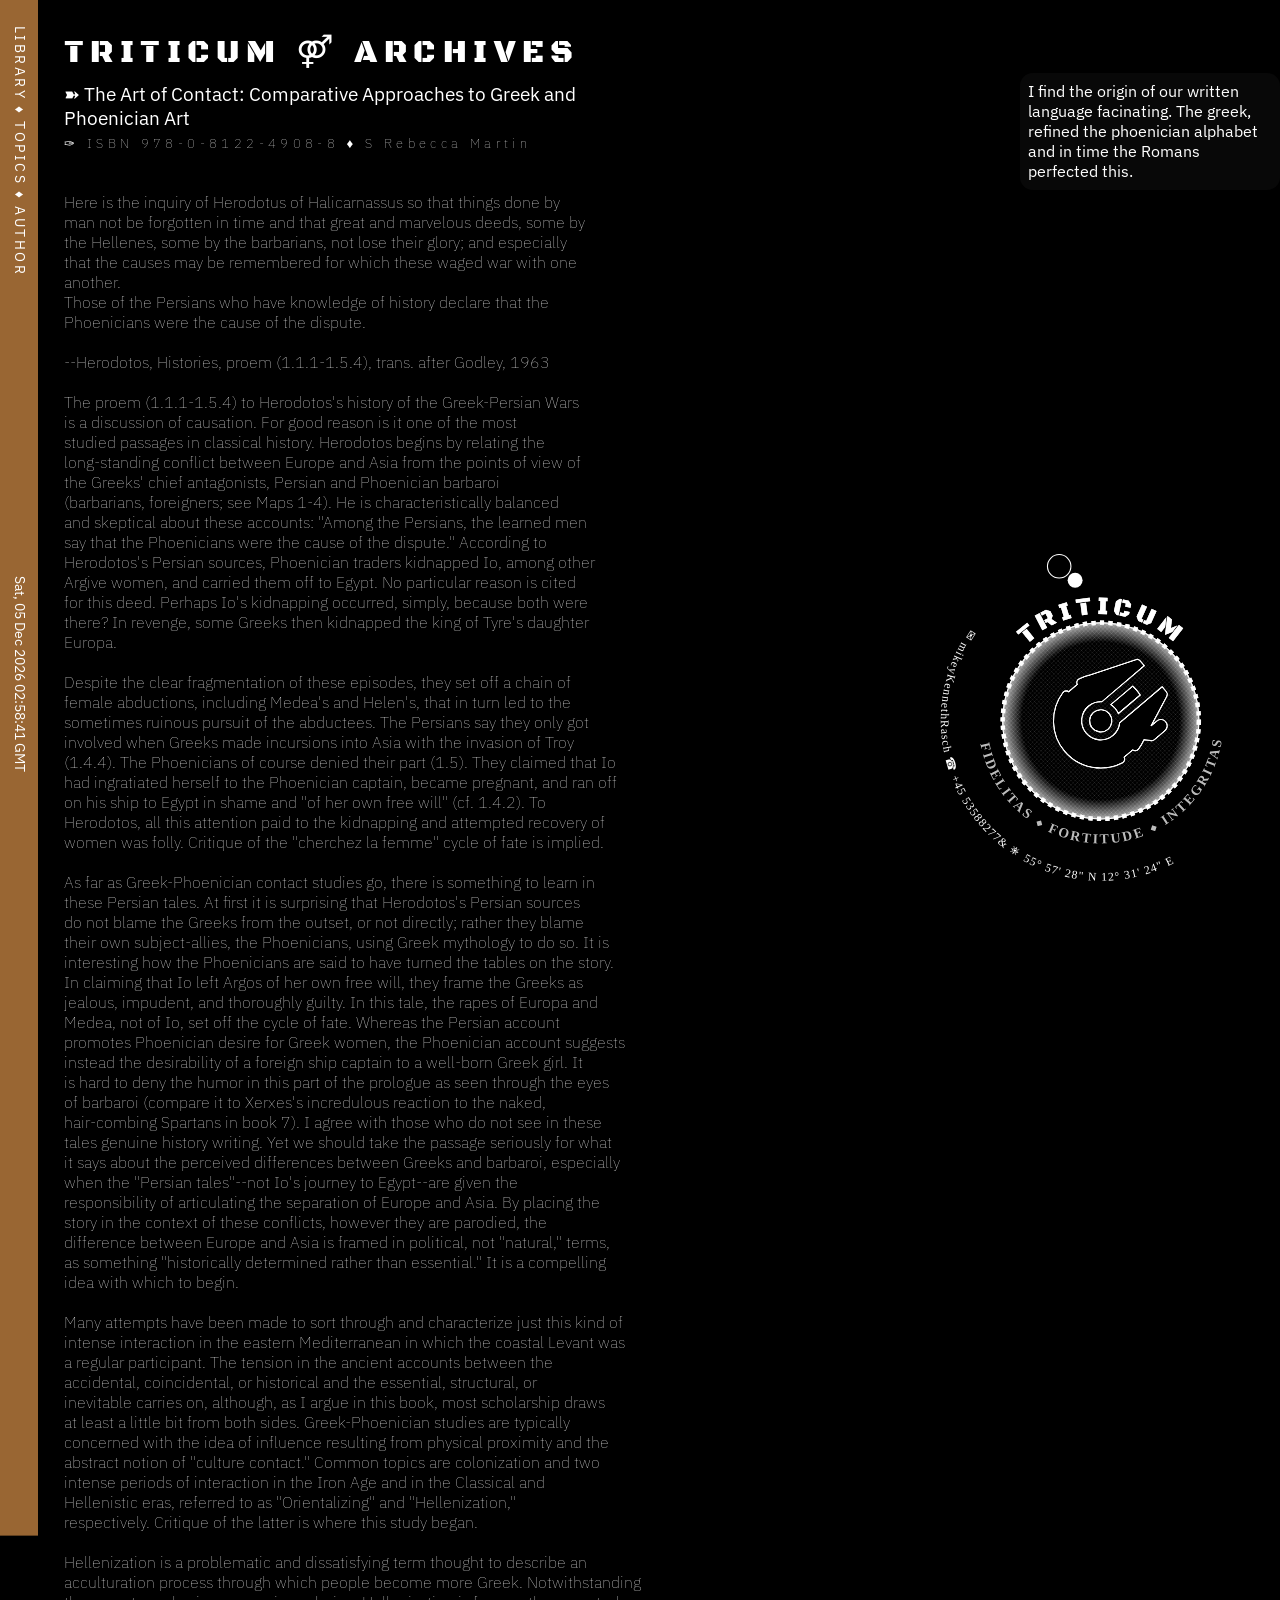
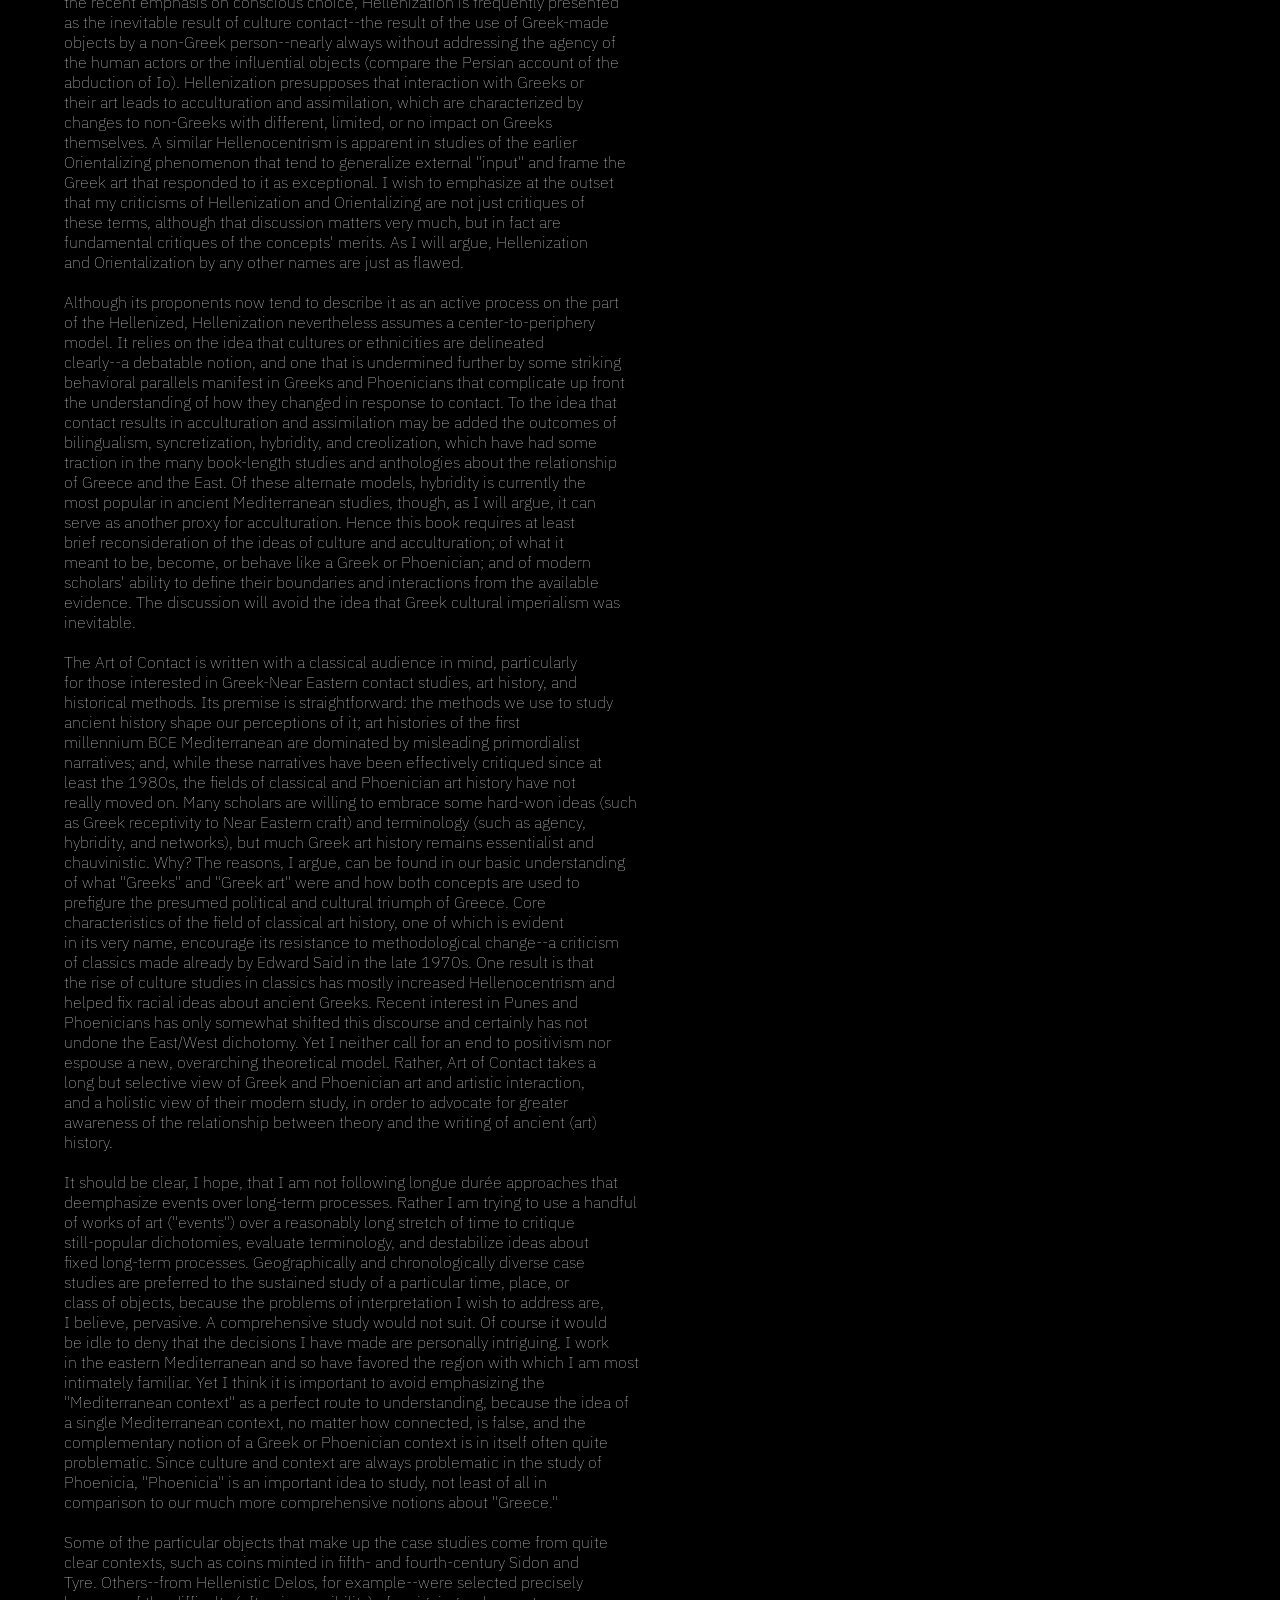
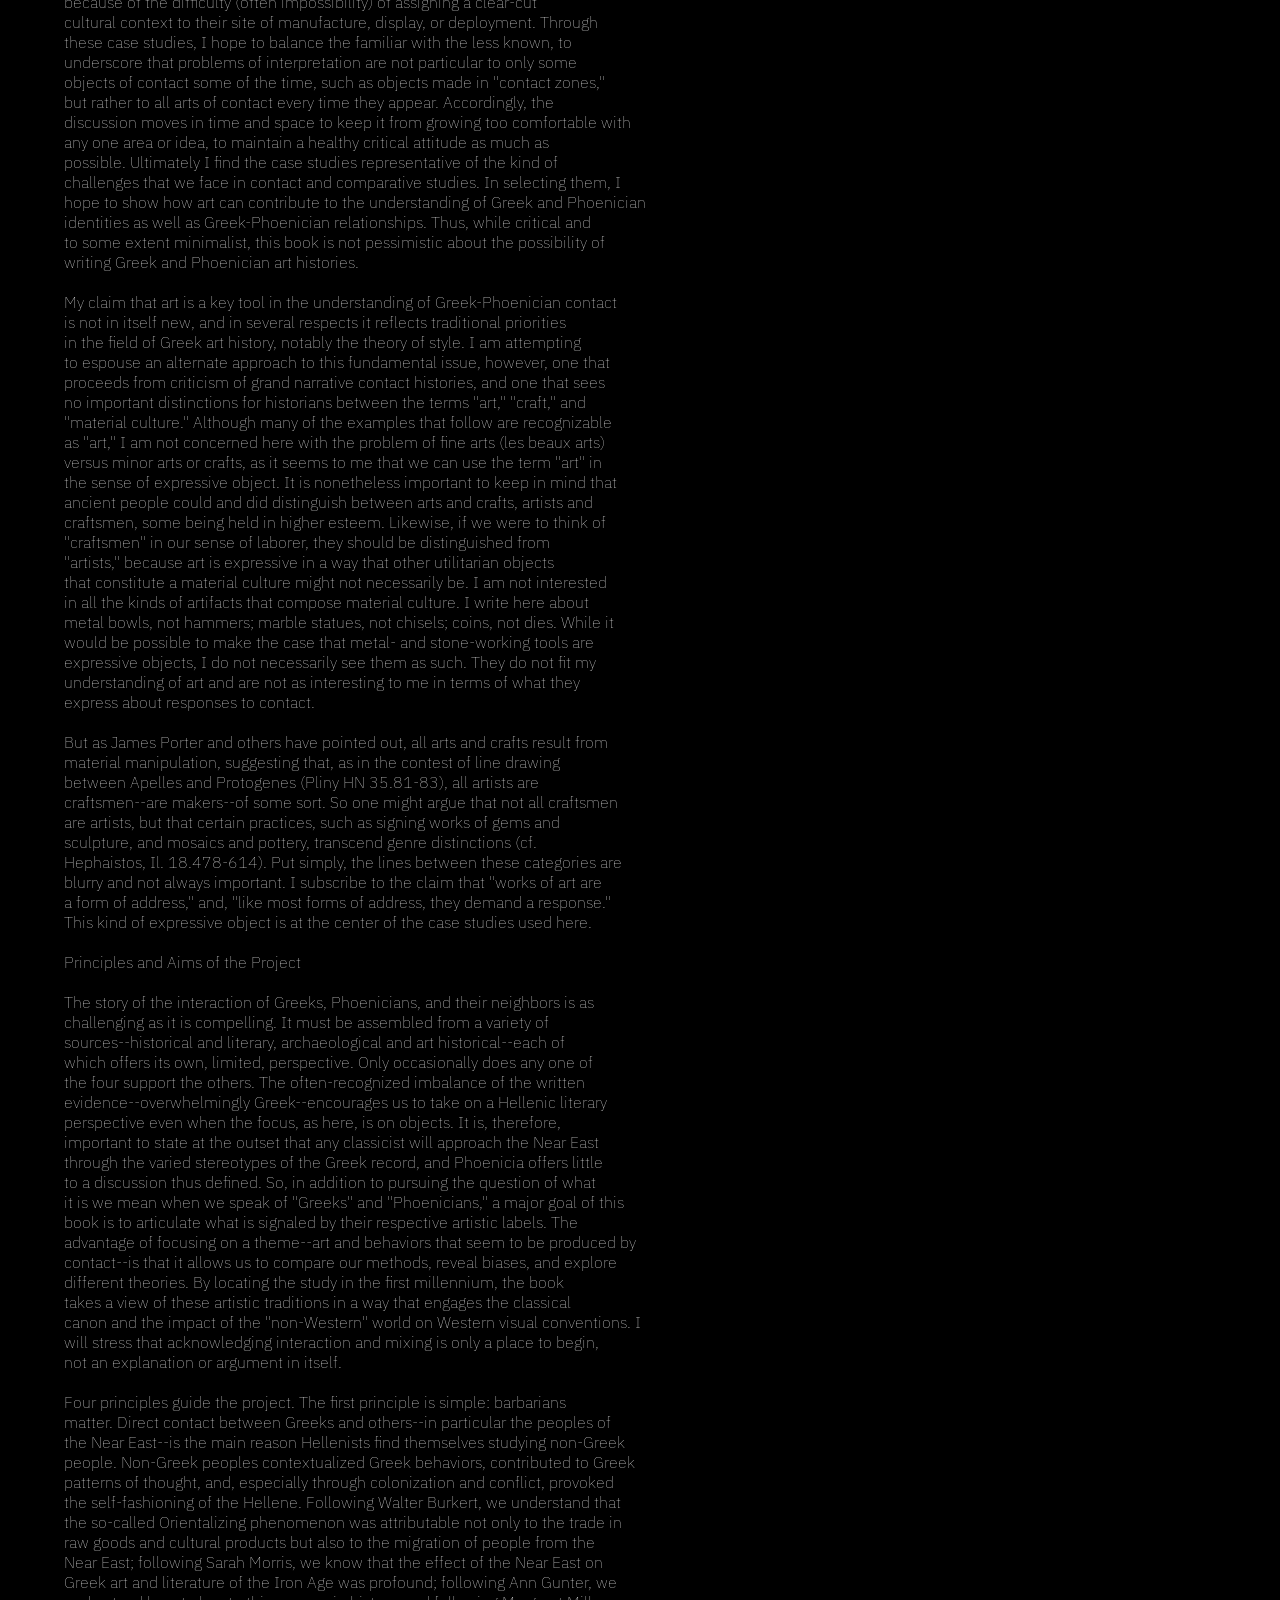
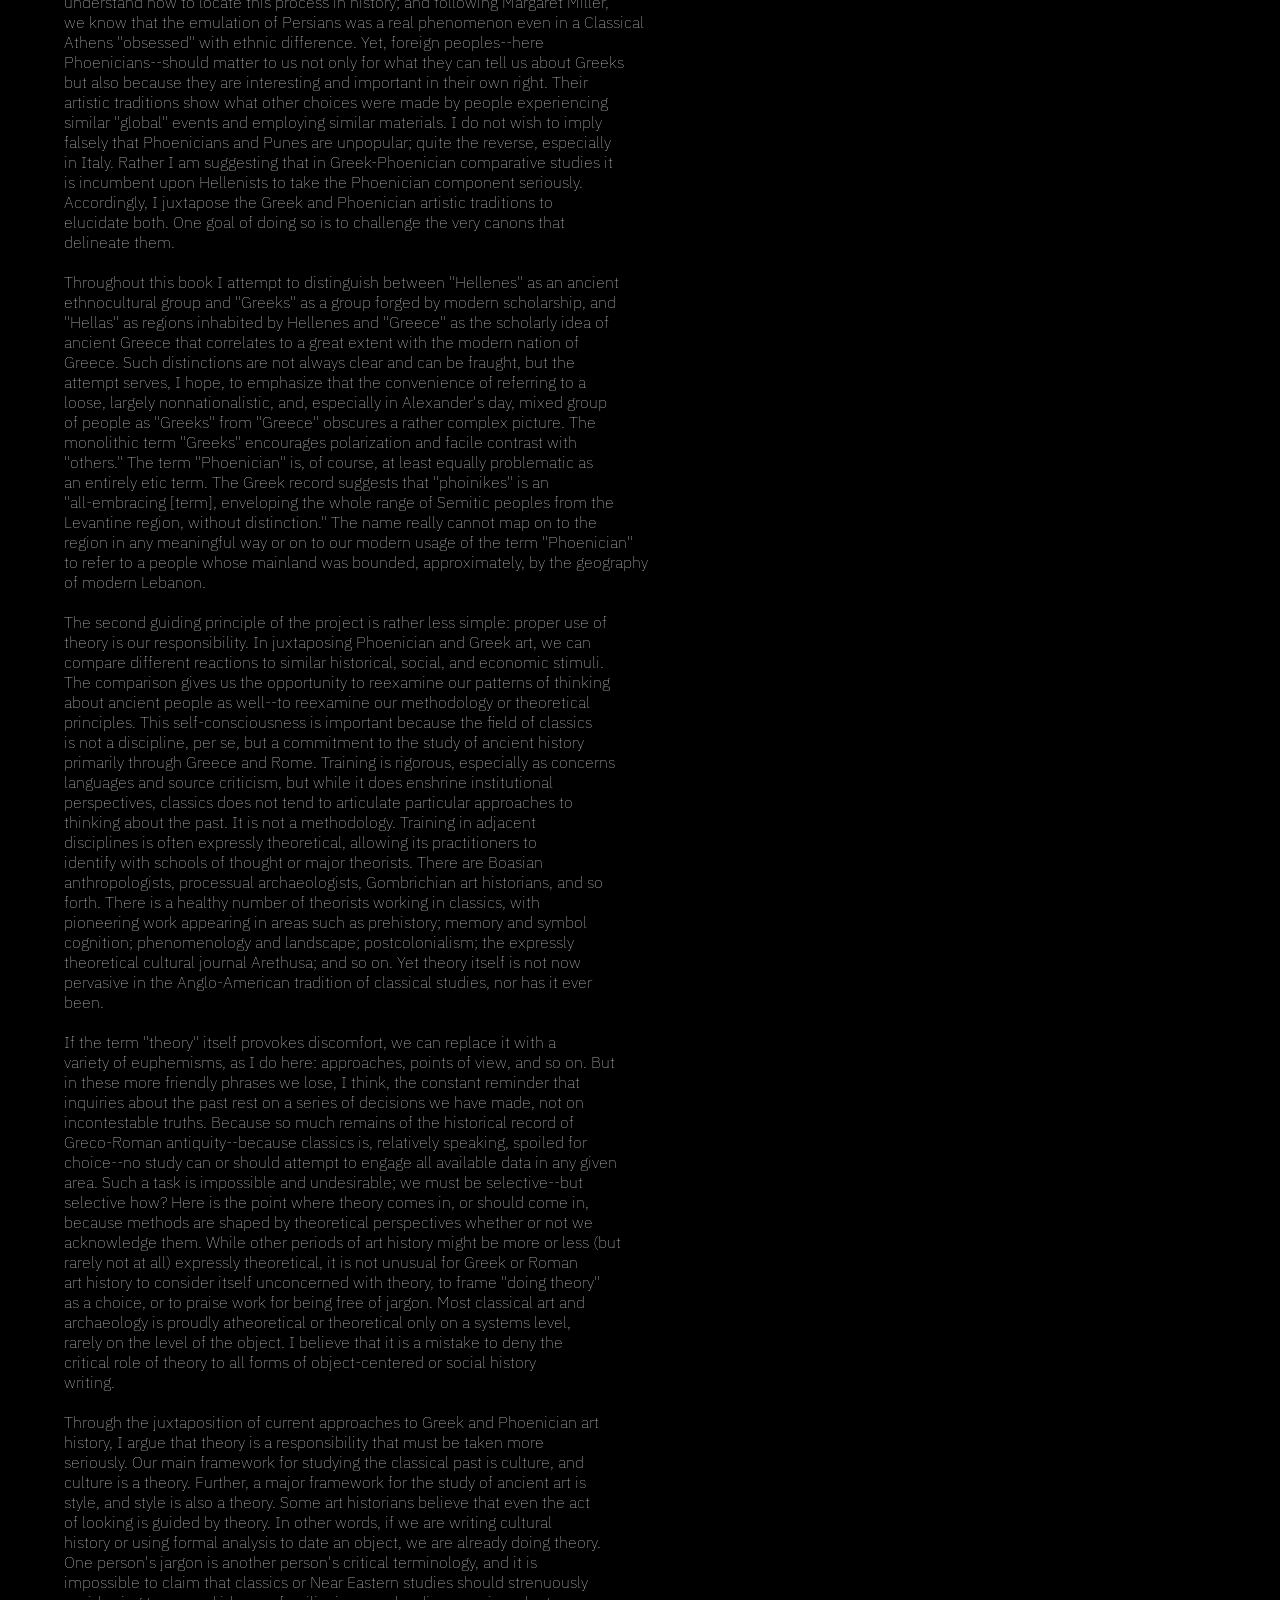
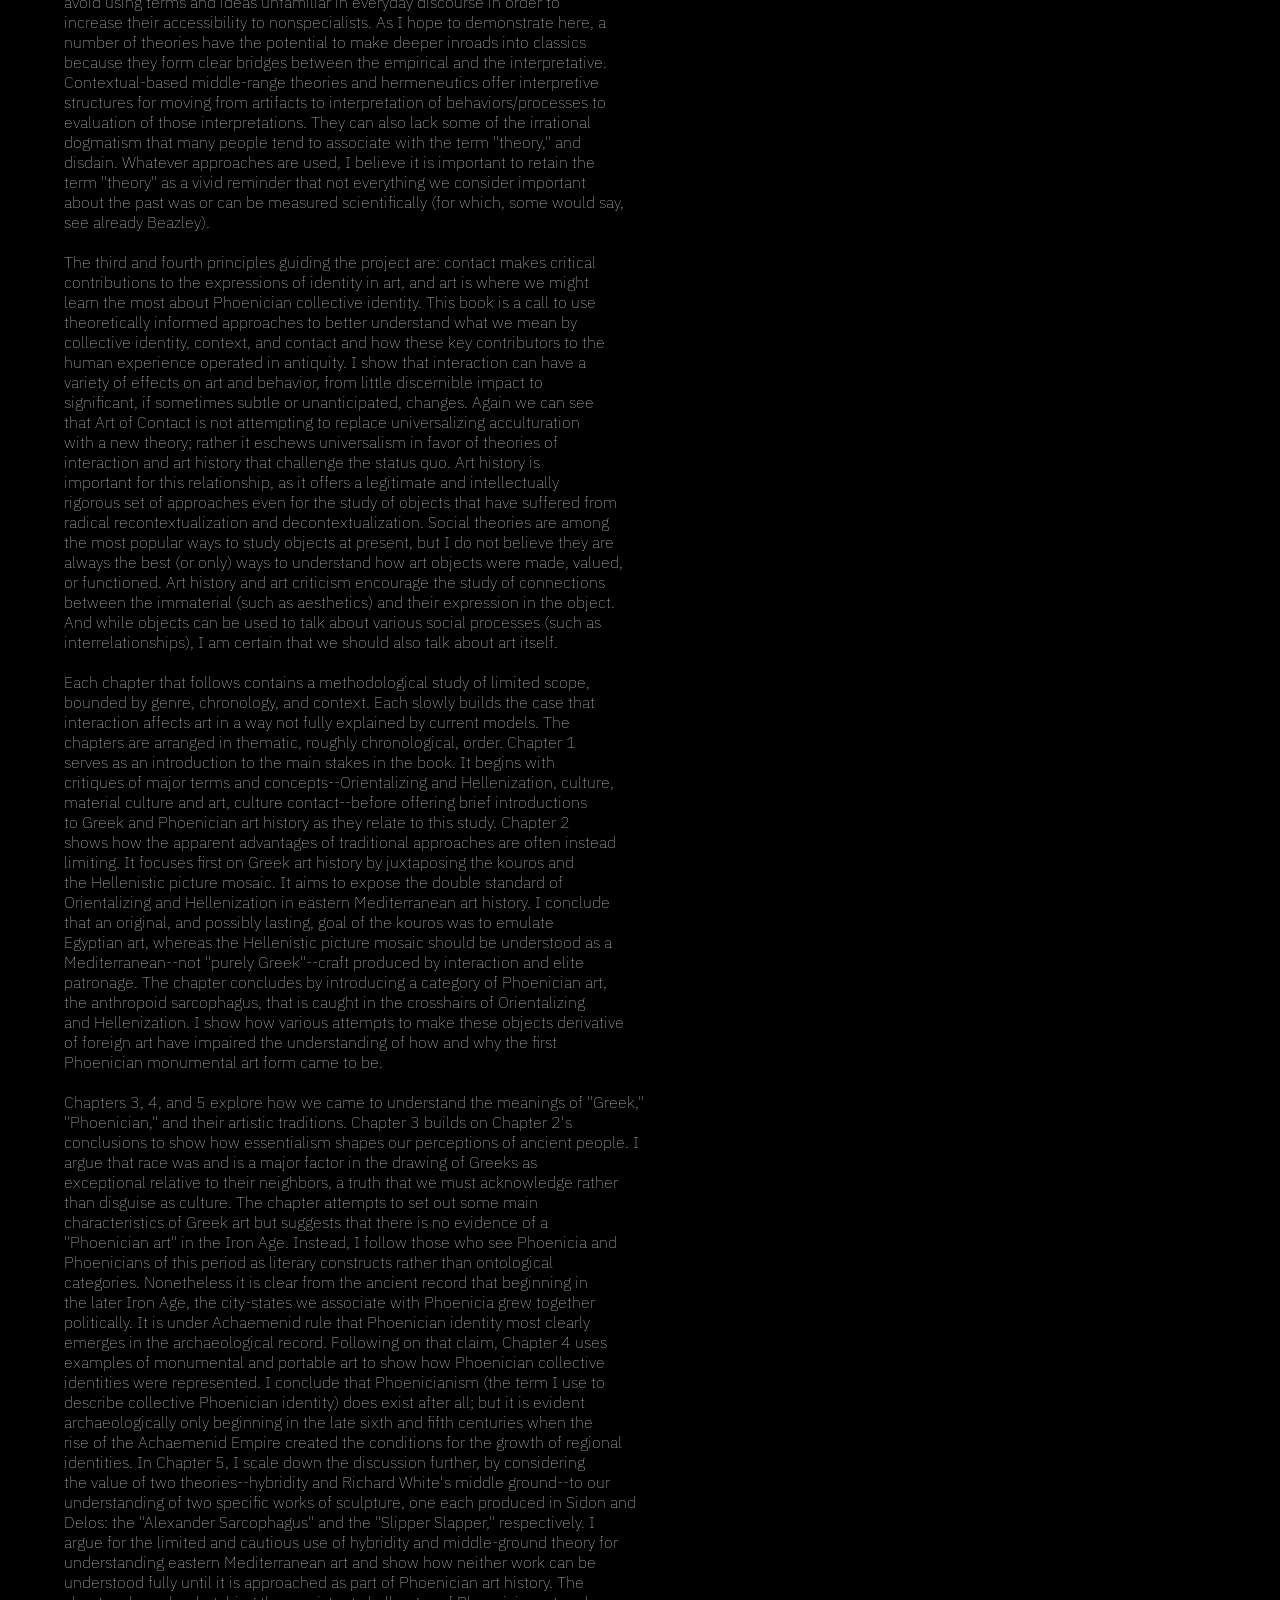
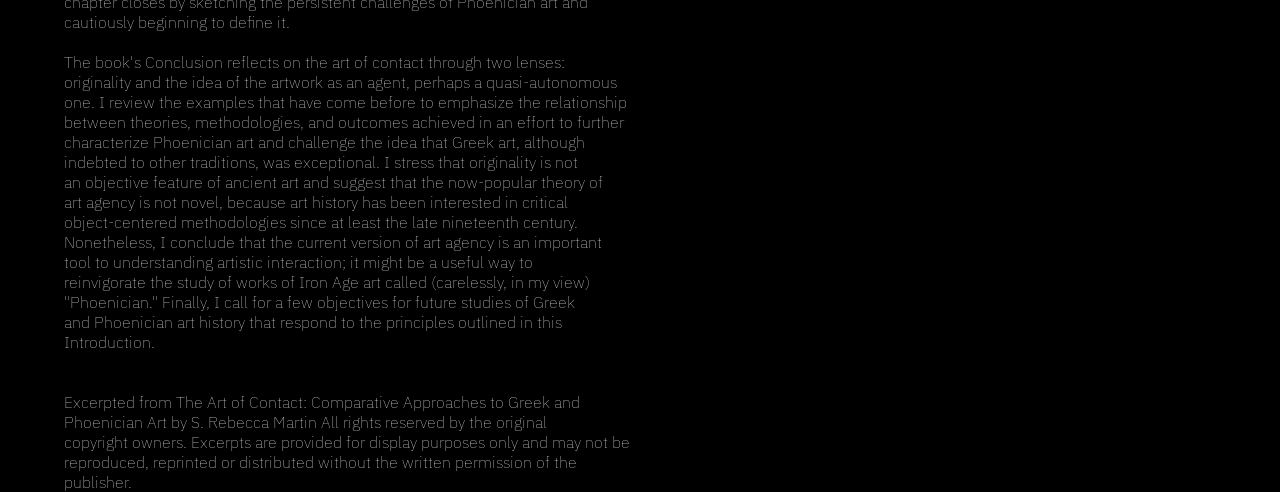
<file: static/taIndex.html>
<html>

<head>

  <title>TRITICUM DIGITAL ARCHIVES</title>
  <meta charset="UTF-8">
  <meta name="viewport" content="width=device-width, initial-scale=1">
  <link href="https://fonts.googleapis.com/css?family=Fira+Code|Black+Ops+One|IBM+Plex+Sans:100,400" rel="stylesheet">
  <link href="ta.css" rel="stylesheet">
  <link href="https://storage.googleapis.com/milliniumfalcon/falcon.png" rel="icon">

</head>

<body id="taBody"
  style=" background-image: url(https://upload.wikimedia.org/wikipedia/commons/3/33/Douris_cup_Jason_Vatican_16545.jpg)">

  <div id="taIndex">

    <svg style="position: fixed; width: 3vw; left:0;top:0; " xmlns="http://www.w3.org/2000/svg" viewBox="0 0 30 1200">
      <rect id="taSideBarColor" x="0" y="0" width="30" height="1200" fill="#963"></rect>
      <g fill="#fff" text-anchor="start">
        <text x="12" y="450" transform="rotate(90 12 450)" id="tMinus">ø</text>
        <text x="12" y="20" transform="rotate(90 12 20)" letter-spacing="2">LIBRARY ♦ TOPICS ♦ AUTHOR</text>
      </g>
    </svg>

  </div>

  <div id="zmain"></div>

  <h1>TRITICUM ⚤ ARCHIVES</h1>

  <div id="zarticle" class="w50">
    <article>
      <h3>The Art of Contact: Comparative Approaches to Greek and Phoenician Art</h3>
      <h5>ISBN 978-0-8122-4908-8 ♦ S Rebecca Martin</h5>
      <p>

        Here is the inquiry of Herodotus of Halicarnassus so that things done by
        man not be forgotten in time and that great and marvelous deeds, some by
        the Hellenes, some by the barbarians, not lose their glory; and especially
        that the causes may be remembered for which these waged war with one
        another.
        Those of the Persians who have knowledge of history declare that the
        Phoenicians were the cause of the dispute.
 
        --Herodotos, Histories, proem (1.1.1-1.5.4), trans. after Godley, 1963

        The proem (1.1.1-1.5.4) to Herodotos's history of the Greek-Persian Wars
        is a discussion of causation. For good reason is it one of the most
        studied passages in classical history. Herodotos begins by relating the
        long-standing conflict between Europe and Asia from the points of view of
        the Greeks' chief antagonists, Persian and Phoenician barbaroi
        (barbarians, foreigners; see Maps 1-4). He is characteristically balanced
        and skeptical about these accounts: "Among the Persians, the learned men
        say that the Phoenicians were the cause of the dispute." According to
        Herodotos's Persian sources, Phoenician traders kidnapped Io, among other
        Argive women, and carried them off to Egypt. No particular reason is cited
        for this deed. Perhaps Io's kidnapping occurred, simply, because both were
        there? In revenge, some Greeks then kidnapped the king of Tyre's daughter
        Europa.

        Despite the clear fragmentation of these episodes, they set off a chain of
        female abductions, including Medea's and Helen's, that in turn led to the
        sometimes ruinous pursuit of the abductees. The Persians say they only got
        involved when Greeks made incursions into Asia with the invasion of Troy
        (1.4.4). The Phoenicians of course denied their part (1.5). They claimed that Io
        had ingratiated herself to the Phoenician captain, became pregnant, and ran off
        on his ship to Egypt in shame and "of her own free will" (cf. 1.4.2). To
        Herodotos, all this attention paid to the kidnapping and attempted recovery of
        women was folly. Critique of the "cherchez la femme" cycle of fate is implied.

        As far as Greek-Phoenician contact studies go, there is something to learn in
        these Persian tales. At first it is surprising that Herodotos's Persian sources
        do not blame the Greeks from the outset, or not directly; rather they blame
        their own subject-allies, the Phoenicians, using Greek mythology to do so. It is
        interesting how the Phoenicians are said to have turned the tables on the story.
        In claiming that Io left Argos of her own free will, they frame the Greeks as
        jealous, impudent, and thoroughly guilty. In this tale, the rapes of Europa and
        Medea, not of Io, set off the cycle of fate. Whereas the Persian account
        promotes Phoenician desire for Greek women, the Phoenician account suggests
        instead the desirability of a foreign ship captain to a well-born Greek girl. It
        is hard to deny the humor in this part of the prologue as seen through the eyes
        of barbaroi (compare it to Xerxes's incredulous reaction to the naked,
        hair-combing Spartans in book 7). I agree with those who do not see in these
        tales genuine history writing. Yet we should take the passage seriously for what
        it says about the perceived differences between Greeks and barbaroi, especially
        when the "Persian tales"--not Io's journey to Egypt--are given the
        responsibility of articulating the separation of Europe and Asia. By placing the
        story in the context of these conflicts, however they are parodied, the
        difference between Europe and Asia is framed in political, not "natural," terms,
        as something "historically determined rather than essential." It is a compelling
        idea with which to begin.

        Many attempts have been made to sort through and characterize just this kind of
        intense interaction in the eastern Mediterranean in which the coastal Levant was
        a regular participant. The tension in the ancient accounts between the
        accidental, coincidental, or historical and the essential, structural, or
        inevitable carries on, although, as I argue in this book, most scholarship draws
        at least a little bit from both sides. Greek-Phoenician studies are typically
        concerned with the idea of influence resulting from physical proximity and the
        abstract notion of "culture contact." Common topics are colonization and two
        intense periods of interaction in the Iron Age and in the Classical and
        Hellenistic eras, referred to as "Orientalizing" and "Hellenization,"
        respectively. Critique of the latter is where this study began.

        Hellenization is a problematic and dissatisfying term thought to describe an
        acculturation process through which people become more Greek. Notwithstanding
        the recent emphasis on conscious choice, Hellenization is frequently presented
        as the inevitable result of culture contact--the result of the use of Greek-made
        objects by a non-Greek person--nearly always without addressing the agency of
        the human actors or the influential objects (compare the Persian account of the
        abduction of Io). Hellenization presupposes that interaction with Greeks or
        their art leads to acculturation and assimilation, which are characterized by
        changes to non-Greeks with different, limited, or no impact on Greeks
        themselves. A similar Hellenocentrism is apparent in studies of the earlier
        Orientalizing phenomenon that tend to generalize external "input" and frame the
        Greek art that responded to it as exceptional. I wish to emphasize at the outset
        that my criticisms of Hellenization and Orientalizing are not just critiques of
        these terms, although that discussion matters very much, but in fact are
        fundamental critiques of the concepts' merits. As I will argue, Hellenization
        and Orientalization by any other names are just as flawed.

        Although its proponents now tend to describe it as an active process on the part
        of the Hellenized, Hellenization nevertheless assumes a center-to-periphery
        model. It relies on the idea that cultures or ethnicities are delineated
        clearly--a debatable notion, and one that is undermined further by some striking
        behavioral parallels manifest in Greeks and Phoenicians that complicate up front
        the understanding of how they changed in response to contact. To the idea that
        contact results in acculturation and assimilation may be added the outcomes of
        bilingualism, syncretization, hybridity, and creolization, which have had some
        traction in the many book-length studies and anthologies about the relationship
        of Greece and the East. Of these alternate models, hybridity is currently the
        most popular in ancient Mediterranean studies, though, as I will argue, it can
        serve as another proxy for acculturation. Hence this book requires at least
        brief reconsideration of the ideas of culture and acculturation; of what it
        meant to be, become, or behave like a Greek or Phoenician; and of modern
        scholars' ability to define their boundaries and interactions from the available
        evidence. The discussion will avoid the idea that Greek cultural imperialism was
        inevitable.

        The Art of Contact is written with a classical audience in mind, particularly
        for those interested in Greek-Near Eastern contact studies, art history, and
        historical methods. Its premise is straightforward: the methods we use to study
        ancient history shape our perceptions of it; art histories of the first
        millennium BCE Mediterranean are dominated by misleading primordialist
        narratives; and, while these narratives have been effectively critiqued since at
        least the 1980s, the fields of classical and Phoenician art history have not
        really moved on. Many scholars are willing to embrace some hard-won ideas (such
        as Greek receptivity to Near Eastern craft) and terminology (such as agency,
        hybridity, and networks), but much Greek art history remains essentialist and
        chauvinistic. Why? The reasons, I argue, can be found in our basic understanding
        of what "Greeks" and "Greek art" were and how both concepts are used to
        prefigure the presumed political and cultural triumph of Greece. Core
        characteristics of the field of classical art history, one of which is evident
        in its very name, encourage its resistance to methodological change--a criticism
        of classics made already by Edward Said in the late 1970s. One result is that
        the rise of culture studies in classics has mostly increased Hellenocentrism and
        helped fix racial ideas about ancient Greeks. Recent interest in Punes and
        Phoenicians has only somewhat shifted this discourse and certainly has not
        undone the East/West dichotomy. Yet I neither call for an end to positivism nor
        espouse a new, overarching theoretical model. Rather, Art of Contact takes a
        long but selective view of Greek and Phoenician art and artistic interaction,
        and a holistic view of their modern study, in order to advocate for greater
        awareness of the relationship between theory and the writing of ancient (art)
        history.

        It should be clear, I hope, that I am not following longue durée approaches that
        deemphasize events over long-term processes. Rather I am trying to use a handful
        of works of art ("events") over a reasonably long stretch of time to critique
        still-popular dichotomies, evaluate terminology, and destabilize ideas about
        fixed long-term processes. Geographically and chronologically diverse case
        studies are preferred to the sustained study of a particular time, place, or
        class of objects, because the problems of interpretation I wish to address are,
        I believe, pervasive. A comprehensive study would not suit. Of course it would
        be idle to deny that the decisions I have made are personally intriguing. I work
        in the eastern Mediterranean and so have favored the region with which I am most
        intimately familiar. Yet I think it is important to avoid emphasizing the
        "Mediterranean context" as a perfect route to understanding, because the idea of
        a single Mediterranean context, no matter how connected, is false, and the
        complementary notion of a Greek or Phoenician context is in itself often quite
        problematic. Since culture and context are always problematic in the study of
        Phoenicia, "Phoenicia" is an important idea to study, not least of all in
        comparison to our much more comprehensive notions about "Greece."

        Some of the particular objects that make up the case studies come from quite
        clear contexts, such as coins minted in fifth- and fourth-century Sidon and
        Tyre. Others--from Hellenistic Delos, for example--were selected precisely
        because of the difficulty (often impossibility) of assigning a clear-cut
        cultural context to their site of manufacture, display, or deployment. Through
        these case studies, I hope to balance the familiar with the less known, to
        underscore that problems of interpretation are not particular to only some
        objects of contact some of the time, such as objects made in "contact zones,"
        but rather to all arts of contact every time they appear. Accordingly, the
        discussion moves in time and space to keep it from growing too comfortable with
        any one area or idea, to maintain a healthy critical attitude as much as
        possible. Ultimately I find the case studies representative of the kind of
        challenges that we face in contact and comparative studies. In selecting them, I
        hope to show how art can contribute to the understanding of Greek and Phoenician
        identities as well as Greek-Phoenician relationships. Thus, while critical and
        to some extent minimalist, this book is not pessimistic about the possibility of
        writing Greek and Phoenician art histories.

        My claim that art is a key tool in the understanding of Greek-Phoenician contact
        is not in itself new, and in several respects it reflects traditional priorities
        in the field of Greek art history, notably the theory of style. I am attempting
        to espouse an alternate approach to this fundamental issue, however, one that
        proceeds from criticism of grand narrative contact histories, and one that sees
        no important distinctions for historians between the terms "art," "craft," and
        "material culture." Although many of the examples that follow are recognizable
        as "art," I am not concerned here with the problem of fine arts (les beaux arts)
        versus minor arts or crafts, as it seems to me that we can use the term "art" in
        the sense of expressive object. It is nonetheless important to keep in mind that
        ancient people could and did distinguish between arts and crafts, artists and
        craftsmen, some being held in higher esteem. Likewise, if we were to think of
        "craftsmen" in our sense of laborer, they should be distinguished from
        "artists," because art is expressive in a way that other utilitarian objects
        that constitute a material culture might not necessarily be. I am not interested
        in all the kinds of artifacts that compose material culture. I write here about
        metal bowls, not hammers; marble statues, not chisels; coins, not dies. While it
        would be possible to make the case that metal- and stone-working tools are
        expressive objects, I do not necessarily see them as such. They do not fit my
        understanding of art and are not as interesting to me in terms of what they
        express about responses to contact.

        But as James Porter and others have pointed out, all arts and crafts result from
        material manipulation, suggesting that, as in the contest of line drawing
        between Apelles and Protogenes (Pliny HN 35.81-83), all artists are
        craftsmen--are makers--of some sort. So one might argue that not all craftsmen
        are artists, but that certain practices, such as signing works of gems and
        sculpture, and mosaics and pottery, transcend genre distinctions (cf.
        Hephaistos, Il. 18.478-614). Put simply, the lines between these categories are
        blurry and not always important. I subscribe to the claim that "works of art are
        a form of address," and, "like most forms of address, they demand a response."
        This kind of expressive object is at the center of the case studies used here.

        Principles and Aims of the Project

        The story of the interaction of Greeks, Phoenicians, and their neighbors is as
        challenging as it is compelling. It must be assembled from a variety of
        sources--historical and literary, archaeological and art historical--each of
        which offers its own, limited, perspective. Only occasionally does any one of
        the four support the others. The often-recognized imbalance of the written
        evidence--overwhelmingly Greek--encourages us to take on a Hellenic literary
        perspective even when the focus, as here, is on objects. It is, therefore,
        important to state at the outset that any classicist will approach the Near East
        through the varied stereotypes of the Greek record, and Phoenicia offers little
        to a discussion thus defined. So, in addition to pursuing the question of what
        it is we mean when we speak of "Greeks" and "Phoenicians," a major goal of this
        book is to articulate what is signaled by their respective artistic labels. The
        advantage of focusing on a theme--art and behaviors that seem to be produced by
        contact--is that it allows us to compare our methods, reveal biases, and explore
        different theories. By locating the study in the first millennium, the book
        takes a view of these artistic traditions in a way that engages the classical
        canon and the impact of the "non-Western" world on Western visual conventions. I
        will stress that acknowledging interaction and mixing is only a place to begin,
        not an explanation or argument in itself.

        Four principles guide the project. The first principle is simple: barbarians
        matter. Direct contact between Greeks and others--in particular the peoples of
        the Near East--is the main reason Hellenists find themselves studying non-Greek
        people. Non-Greek peoples contextualized Greek behaviors, contributed to Greek
        patterns of thought, and, especially through colonization and conflict, provoked
        the self-fashioning of the Hellene. Following Walter Burkert, we understand that
        the so-called Orientalizing phenomenon was attributable not only to the trade in
        raw goods and cultural products but also to the migration of people from the
        Near East; following Sarah Morris, we know that the effect of the Near East on
        Greek art and literature of the Iron Age was profound; following Ann Gunter, we
        understand how to locate this process in history; and following Margaret Miller,
        we know that the emulation of Persians was a real phenomenon even in a Classical
        Athens "obsessed" with ethnic difference. Yet, foreign peoples--here
        Phoenicians--should matter to us not only for what they can tell us about Greeks
        but also because they are interesting and important in their own right. Their
        artistic traditions show what other choices were made by people experiencing
        similar "global" events and employing similar materials. I do not wish to imply
        falsely that Phoenicians and Punes are unpopular; quite the reverse, especially
        in Italy. Rather I am suggesting that in Greek-Phoenician comparative studies it
        is incumbent upon Hellenists to take the Phoenician component seriously.
        Accordingly, I juxtapose the Greek and Phoenician artistic traditions to
        elucidate both. One goal of doing so is to challenge the very canons that
        delineate them.

        Throughout this book I attempt to distinguish between "Hellenes" as an ancient
        ethnocultural group and "Greeks" as a group forged by modern scholarship, and
        "Hellas" as regions inhabited by Hellenes and "Greece" as the scholarly idea of
        ancient Greece that correlates to a great extent with the modern nation of
        Greece. Such distinctions are not always clear and can be fraught, but the
        attempt serves, I hope, to emphasize that the convenience of referring to a
        loose, largely nonnationalistic, and, especially in Alexander's day, mixed group
        of people as "Greeks" from "Greece" obscures a rather complex picture. The
        monolithic term "Greeks" encourages polarization and facile contrast with
        "others." The term "Phoenician" is, of course, at least equally problematic as
        an entirely etic term. The Greek record suggests that "phoinikes" is an
        "all-embracing [term], enveloping the whole range of Semitic peoples from the
        Levantine region, without distinction." The name really cannot map on to the
        region in any meaningful way or on to our modern usage of the term "Phoenician"
        to refer to a people whose mainland was bounded, approximately, by the geography
        of modern Lebanon.

        The second guiding principle of the project is rather less simple: proper use of
        theory is our responsibility. In juxtaposing Phoenician and Greek art, we can
        compare different reactions to similar historical, social, and economic stimuli.
        The comparison gives us the opportunity to reexamine our patterns of thinking
        about ancient people as well--to reexamine our methodology or theoretical
        principles. This self-consciousness is important because the field of classics
        is not a discipline, per se, but a commitment to the study of ancient history
        primarily through Greece and Rome. Training is rigorous, especially as concerns
        languages and source criticism, but while it does enshrine institutional
        perspectives, classics does not tend to articulate particular approaches to
        thinking about the past. It is not a methodology. Training in adjacent
        disciplines is often expressly theoretical, allowing its practitioners to
        identify with schools of thought or major theorists. There are Boasian
        anthropologists, processual archaeologists, Gombrichian art historians, and so
        forth. There is a healthy number of theorists working in classics, with
        pioneering work appearing in areas such as prehistory; memory and symbol
        cognition; phenomenology and landscape; postcolonialism; the expressly
        theoretical cultural journal Arethusa; and so on. Yet theory itself is not now
        pervasive in the Anglo-American tradition of classical studies, nor has it ever
        been.

        If the term "theory" itself provokes discomfort, we can replace it with a
        variety of euphemisms, as I do here: approaches, points of view, and so on. But
        in these more friendly phrases we lose, I think, the constant reminder that
        inquiries about the past rest on a series of decisions we have made, not on
        incontestable truths. Because so much remains of the historical record of
        Greco-Roman antiquity--because classics is, relatively speaking, spoiled for
        choice--no study can or should attempt to engage all available data in any given
        area. Such a task is impossible and undesirable; we must be selective--but
        selective how? Here is the point where theory comes in, or should come in,
        because methods are shaped by theoretical perspectives whether or not we
        acknowledge them. While other periods of art history might be more or less (but
        rarely not at all) expressly theoretical, it is not unusual for Greek or Roman
        art history to consider itself unconcerned with theory, to frame "doing theory"
        as a choice, or to praise work for being free of jargon. Most classical art and
        archaeology is proudly atheoretical or theoretical only on a systems level,
        rarely on the level of the object. I believe that it is a mistake to deny the
        critical role of theory to all forms of object-centered or social history
        writing.

        Through the juxtaposition of current approaches to Greek and Phoenician art
        history, I argue that theory is a responsibility that must be taken more
        seriously. Our main framework for studying the classical past is culture, and
        culture is a theory. Further, a major framework for the study of ancient art is
        style, and style is also a theory. Some art historians believe that even the act
        of looking is guided by theory. In other words, if we are writing cultural
        history or using formal analysis to date an object, we are already doing theory.
        One person's jargon is another person's critical terminology, and it is
        impossible to claim that classics or Near Eastern studies should strenuously
        avoid using terms and ideas unfamiliar in everyday discourse in order to
        increase their accessibility to nonspecialists. As I hope to demonstrate here, a
        number of theories have the potential to make deeper inroads into classics
        because they form clear bridges between the empirical and the interpretative.
        Contextual-based middle-range theories and hermeneutics offer interpretive
        structures for moving from artifacts to interpretation of behaviors/processes to
        evaluation of those interpretations. They can also lack some of the irrational
        dogmatism that many people tend to associate with the term "theory," and
        disdain. Whatever approaches are used, I believe it is important to retain the
        term "theory" as a vivid reminder that not everything we consider important
        about the past was or can be measured scientifically (for which, some would say,
        see already Beazley).

        The third and fourth principles guiding the project are: contact makes critical
        contributions to the expressions of identity in art, and art is where we might
        learn the most about Phoenician collective identity. This book is a call to use
        theoretically informed approaches to better understand what we mean by
        collective identity, context, and contact and how these key contributors to the
        human experience operated in antiquity. I show that interaction can have a
        variety of effects on art and behavior, from little discernible impact to
        significant, if sometimes subtle or unanticipated, changes. Again we can see
        that Art of Contact is not attempting to replace universalizing acculturation
        with a new theory; rather it eschews universalism in favor of theories of
        interaction and art history that challenge the status quo. Art history is
        important for this relationship, as it offers a legitimate and intellectually
        rigorous set of approaches even for the study of objects that have suffered from
        radical recontextualization and decontextualization. Social theories are among
        the most popular ways to study objects at present, but I do not believe they are
        always the best (or only) ways to understand how art objects were made, valued,
        or functioned. Art history and art criticism encourage the study of connections
        between the immaterial (such as aesthetics) and their expression in the object.
        And while objects can be used to talk about various social processes (such as
        interrelationships), I am certain that we should also talk about art itself.

        Each chapter that follows contains a methodological study of limited scope,
        bounded by genre, chronology, and context. Each slowly builds the case that
        interaction affects art in a way not fully explained by current models. The
        chapters are arranged in thematic, roughly chronological, order. Chapter 1
        serves as an introduction to the main stakes in the book. It begins with
        critiques of major terms and concepts--Orientalizing and Hellenization, culture,
        material culture and art, culture contact--before offering brief introductions
        to Greek and Phoenician art history as they relate to this study. Chapter 2
        shows how the apparent advantages of traditional approaches are often instead
        limiting. It focuses first on Greek art history by juxtaposing the kouros and
        the Hellenistic picture mosaic. It aims to expose the double standard of
        Orientalizing and Hellenization in eastern Mediterranean art history. I conclude
        that an original, and possibly lasting, goal of the kouros was to emulate
        Egyptian art, whereas the Hellenistic picture mosaic should be understood as a
        Mediterranean--not "purely Greek"--craft produced by interaction and elite
        patronage. The chapter concludes by introducing a category of Phoenician art,
        the anthropoid sarcophagus, that is caught in the crosshairs of Orientalizing
        and Hellenization. I show how various attempts to make these objects derivative
        of foreign art have impaired the understanding of how and why the first
        Phoenician monumental art form came to be.

        Chapters 3, 4, and 5 explore how we came to understand the meanings of "Greek,"
        "Phoenician," and their artistic traditions. Chapter 3 builds on Chapter 2's
        conclusions to show how essentialism shapes our perceptions of ancient people. I
        argue that race was and is a major factor in the drawing of Greeks as
        exceptional relative to their neighbors, a truth that we must acknowledge rather
        than disguise as culture. The chapter attempts to set out some main
        characteristics of Greek art but suggests that there is no evidence of a
        "Phoenician art" in the Iron Age. Instead, I follow those who see Phoenicia and
        Phoenicians of this period as literary constructs rather than ontological
        categories. Nonetheless it is clear from the ancient record that beginning in
        the later Iron Age, the city-states we associate with Phoenicia grew together
        politically. It is under Achaemenid rule that Phoenician identity most clearly
        emerges in the archaeological record. Following on that claim, Chapter 4 uses
        examples of monumental and portable art to show how Phoenician collective
        identities were represented. I conclude that Phoenicianism (the term I use to
        describe collective Phoenician identity) does exist after all; but it is evident
        archaeologically only beginning in the late sixth and fifth centuries when the
        rise of the Achaemenid Empire created the conditions for the growth of regional
        identities. In Chapter 5, I scale down the discussion further, by considering
        the value of two theories--hybridity and Richard White's middle ground--to our
        understanding of two specific works of sculpture, one each produced in Sidon and
        Delos: the "Alexander Sarcophagus" and the "Slipper Slapper," respectively. I
        argue for the limited and cautious use of hybridity and middle-ground theory for
        understanding eastern Mediterranean art and show how neither work can be
        understood fully until it is approached as part of Phoenician art history. The
        chapter closes by sketching the persistent challenges of Phoenician art and
        cautiously beginning to define it.

        The book's Conclusion reflects on the art of contact through two lenses:
        originality and the idea of the artwork as an agent, perhaps a quasi-autonomous
        one. I review the examples that have come before to emphasize the relationship
        between theories, methodologies, and outcomes achieved in an effort to further
        characterize Phoenician art and challenge the idea that Greek art, although
        indebted to other traditions, was exceptional. I stress that originality is not
        an objective feature of ancient art and suggest that the now-popular theory of
        art agency is not novel, because art history has been interested in critical
        object-centered methodologies since at least the late nineteenth century.
        Nonetheless, I conclude that the current version of art agency is an important
        tool to understanding artistic interaction; it might be a useful way to
        reinvigorate the study of works of Iron Age art called (carelessly, in my view)
        "Phoenician." Finally, I call for a few objectives for future studies of Greek
        and Phoenician art history that respond to the principles outlined in this
        Introduction.


        Excerpted from The Art of Contact: Comparative Approaches to Greek and
        Phoenician Art by S. Rebecca Martin All rights reserved by the original
        copyright owners. Excerpts are provided for display purposes only and may not be
        reproduced, reprinted or distributed without the written permission of the
        publisher.
      </p>
    </article>
  </div>

  <svg style="width: 30%;  position: fixed; bottom: 0; right: 0;
  filter: grayscale(1) contrast(2);" xmlns="http://www.w3.org/2000/svg" viewBox="0 0 360 360">
    <defs>
      <pattern id="cross" patternUnits="userSpaceOnUse" width="4" height="4">
        <path d="M0,4 L4,0 M4,4 L0,0" fill="none" stroke="#0ff" stroke-width=".2" stroke-opacity="0.5" />
      </pattern>
      <radialGradient id="radial">
        <stop offset="80%" stop-color="#ffff0000" />
        <stop offset="100%" stop-color="#ffff0080" />
      </radialGradient>
    </defs>

    <g transform="translate(64,64)">
      <g>
        <path fill="#ff800000" id="zoutside"
          d="M 5.1271933566511905 41.96353454734313 A 150 150 0 0 0 250.87280664334878 214.0364654526569">
        </path>
        <text font-size="11" fill="#fff" font-weight="100" text-anchor="start" font-family="'IBM Sans Plex', serif"
          letter-spacing="1">
          <textPath href="#zoutside">
            &#x2709; mikeyKennethRasch &#x260E; +45 53588277& &#x26EF; 55° 57' 28" N 12° 31' 24" E
          </textPath>
        </text>
      </g>
      <g>
        <circle r="7" fill="#fff">
          <animateMotion dur="90s" repeatCount="indefinite"
            path="M 125.66137753740401 -5.9795911509564235 A 134 134 0 1 0 128 -6 z">
          </animateMotion>
        </circle>

        <circle r="11" fill="none" stroke="#fff">
          <animateMotion dur="60s" repeatCount="indefinite"
            path="M 125.38213903440747 -21.977154273458694 A 150 150 0 1 0 128 -22 z">
          </animateMotion>
        </circle>

        <path id="ztop" fill="none" d="M 28 128 A 100 100 0 0 1 228 128"></path>
        <path id="zbottom" fill="none" d="M 13 128 A 115 115 0 0 0 243 128"></path>
        <circle cx="128" cy="128" r="126" fill="#ff000080" stroke="none" stroke-width="1"></circle>

        <circle cx="128" cy="128" r="92" fill="url(#radial)" stroke="#ffffff" stroke-width="4" stroke-dasharray="4 4">
        </circle>
        <circle cx="128" cy="128" r="92" fill="url(#cross)" stroke="#ffffff"></circle>
        <text font-size="24" fill="#fff" text-anchor="start" font-family="'Black Ops One', serif" letter-spacing="4">
          <textPath startOffset="25.2%" href="#ztop">
            TRITICUM
          </textPath>
        </text>
        <text font-size="13" fill="#ffffff80" font-weight="700" text-anchor="start" font-family="'IBM Sans Plex', serif"
          letter-spacing="2">
          <textPath startOffset="6%" href="#zbottom">
            FIDELITAS ⬥ FORTITUDE ⬥ INTEGRITAS
          </textPath>
        </text>
      </g>
      <g transform="translate(83.7,66.7),scale(0.5)">
        <g>
          <path
            d="M158.339,68.332l-38.012,38.013c-1.654-3.222-3.822-6.247-6.518-8.942c-2.664-2.664-5.678-4.848-8.933-6.526l38.011-38.011
    c2.86,2.232,5.615,4.632,8.221,7.238C153.701,62.696,156.103,65.454,158.339,68.332z M73.816,137.395
    c3.925,3.925,9.143,6.086,14.693,6.086c5.55,0,10.768-2.162,14.692-6.086c8.102-8.102,8.102-21.284,0-29.386
    c-3.924-3.924-9.143-6.086-14.692-6.086c-5.551,0-10.77,2.162-14.694,6.086C65.715,116.111,65.715,129.294,73.816,137.395z
     M210.116,114.561c-0.008-0.007-0.077-0.077-0.084-0.084c-2.236-2.236-5.21-3.467-8.372-3.467c-3.163,0-6.137,1.232-8.372,3.468
    l-9.503,9.503l-0.132-0.005l24.608-57.434c1.208-2.818,0.578-6.088-1.59-8.257l-8.536-8.536l-73.886,73.887
    c-0.229,8.848-3.702,17.628-10.44,24.366c-6.759,6.758-15.743,10.48-25.3,10.48c-9.558,0-18.542-3.722-25.301-10.48
    c-13.949-13.95-13.949-36.648,0-50.599c6.542-6.541,15.17-10.227,24.384-10.457l73.869-73.869l-8.536-8.536
    c-2.167-2.167-5.435-2.797-8.257-1.59L62.994,37.946c-7.599,2.284-14.888,5.58-21.663,9.855c-1.929,1.217-3.198,3.244-3.452,5.51
    c-0.2,1.794,0.254,3.583,1.252,5.05L24.168,73.324c-1.466-0.997-3.257-1.451-5.049-1.251c-2.267,0.253-4.294,1.523-5.511,3.451
    C3.064,92.233-1.597,112.311,0.485,132.059c2.112,20.051,11.143,38.959,25.425,53.242c16.712,16.711,38.932,25.915,62.568,25.916
    c0.002,0,0.001,0,0.003,0c16.769,0,33.094-4.708,47.207-13.613c1.929-1.217,3.198-3.245,3.452-5.511
    c0.2-1.793-0.255-3.582-1.252-5.049l14.962-14.963c1.467,0.998,3.254,1.455,5.051,1.252c2.266-0.253,4.293-1.523,5.51-3.452
    c3.652-5.788,6.583-11.985,8.784-18.429l13.854,0.497c0.091,0.003,0.183,0.005,0.273,0.005c2.092,0,3.991-0.868,5.357-2.266
    c0.041-0.039,0.085-0.073,0.125-0.113l18.29-18.291c2.236-2.236,3.469-5.21,3.469-8.373S212.33,116.775,210.116,114.561z"
            fill="rgb(40,52,85)" stroke="#fff" stroke-width="2">

            <animateTransform attributeName="transform" attributeType="XML" type="rotate" from="0 89 122"
              to="360 89 122" dur="180s" repeatCount="indefinite"></animateTransform>
          </path>
        </g>
      </g>

  </svg>


<aside
style="width: 20%; float:right; border-radius: 1vw; background-color: #11111180;padding: 0.66vw;">

I find the origin of our written language facinating.
The greek, refined the phoenician alphabet and in
time the Romans perfected this.

</aside>

</body>
<script src="taGetData.js"></script>

</html>
</file>
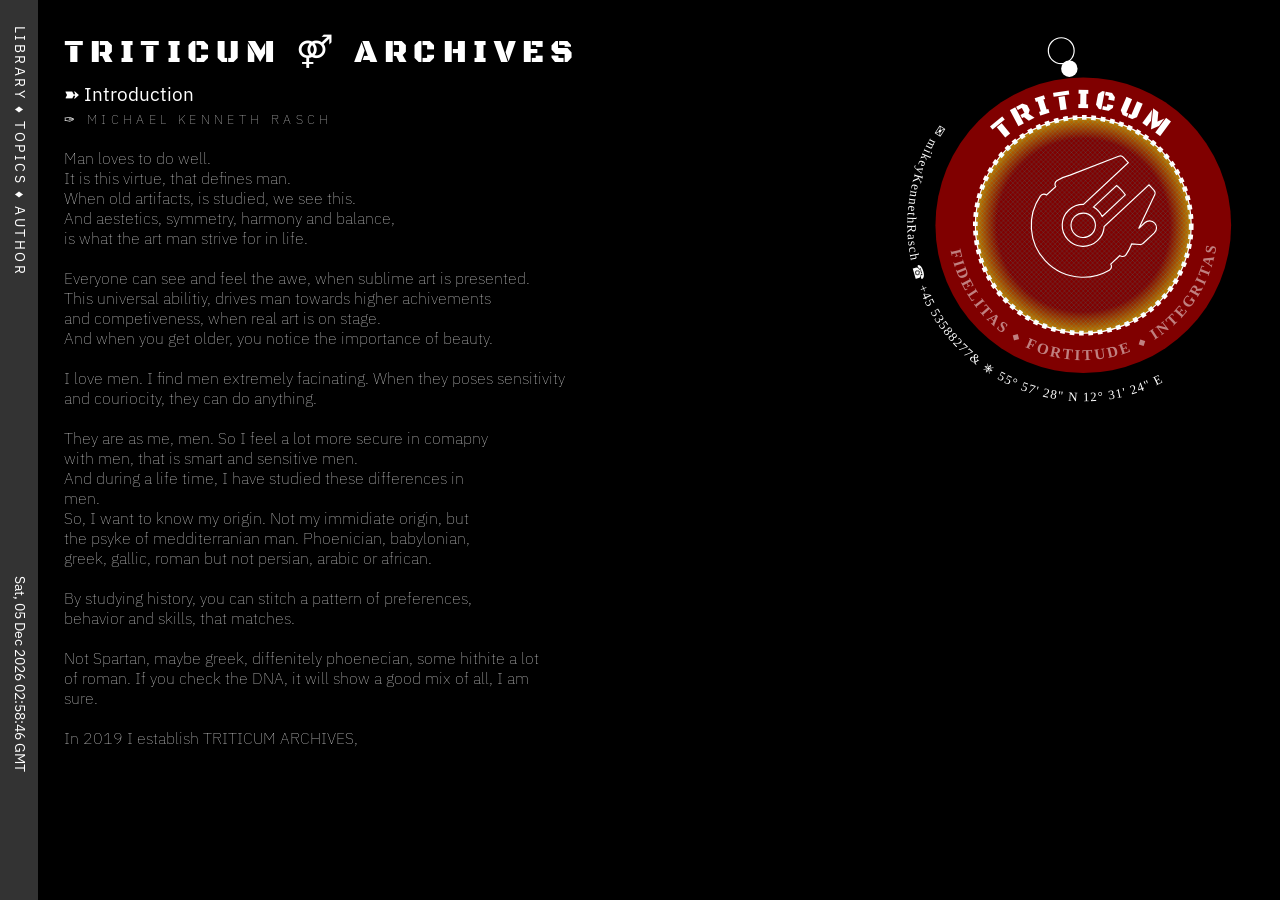
<file: static/taIntro.html>
<html>

<head>

  <title>TRITICUM DIGITAL ARCHIVES</title>
  <meta charset="UTF-8">
  <meta name="viewport" content="width=device-width, initial-scale=1">
  <link href="https://fonts.googleapis.com/css?family=Fira+Code|Black+Ops+One|IBM+Plex+Sans:100,400" rel="stylesheet">
  <link href="ta.css" rel="stylesheet">
  <link href="https://storage.googleapis.com/milliniumfalcon/falcon.png" rel="icon">

</head>

<body id="taBody" style="background-image: url(https://upload.wikimedia.org/wikipedia/commons/2/20/Laocoon_group_sculpture.jpg)">

<div id="taIndex">

  <svg style="position: fixed; width: 3vw; left:0;top:0; " xmlns="http://www.w3.org/2000/svg" viewBox="0 0 30 1200">
    <rect id="taSideBarColor" x="0" y="0" width="30" height="1200" fill="#333"></rect>
    <g fill="#fff" text-anchor="start">
      <text x="12" y="450" transform="rotate(90 12 450)" id="tMinus">ø</text>
      <text x="12" y="20" transform="rotate(90 12 20)" letter-spacing="2">LIBRARY ♦ TOPICS ♦ AUTHOR</text>
    </g>
  </svg>

</div>

<div id="zmain"></div>

  <h1>TRITICUM ⚤ ARCHIVES</h1>
    
  <div class="w50">
    <h3>Introduction</h3>

    <h5>MICHAEL KENNETH RASCH </h5>
    <p>
      Man loves to do well. 
      It is this virtue, that defines man.
      When old artifacts, is studied, we see this.
      And aestetics, symmetry, harmony and balance,
      is what the art man strive for in life.

      Everyone can see and feel the awe, when sublime art is presented.
      This universal abilitiy, drives man towards higher achivements
      and competiveness, when real art is on stage.
      And when you get older, you notice the importance of beauty.

      I love men. I find men extremely facinating. When they poses sensitivity
      and couriocity, they can do anything.

      They are as me, men. So I feel a lot more secure in comapny 
      with men, that is smart and sensitive men.
      And during a life time, I have studied these differences in
      men.
      So, I want to know my origin. Not my immidiate origin, but 
      the psyke of medditerranian man. Phoenician, babylonian,
      greek, gallic, roman but not persian, arabic or african.

      By studying history, you can stitch a pattern of preferences,
      behavior and skills, that matches.

      Not Spartan, maybe greek, diffenitely phoenecian, some hithite a lot
      of roman. If you check the DNA, it will show a good mix of all, I am
      sure.
      
      In 2019 I establish TRITICUM ARCHIVES, 
    </p>

  </div>

  <svg style="width: 33%;  position: fixed; top: 0; right: 0" xmlns="http://www.w3.org/2000/svg"
    viewBox="0 0 360 360">
    <defs>
      <pattern id="cross" patternUnits="userSpaceOnUse" width="4" height="4">
        <path d="M0,4 L4,0 M4,4 L0,0" fill="none" stroke="#0ff" stroke-width=".2" stroke-opacity="0.5" />
      </pattern>
      <radialGradient id="radial">
        <stop offset="80%" stop-color="#ffff0000" />
        <stop offset="100%" stop-color="#ffff0080" />
      </radialGradient>
    </defs>

    <g transform="translate(64,64)">
      <g>
        <path fill="#ff800000" id="zoutside"
          d="M 5.1271933566511905 41.96353454734313 A 150 150 0 0 0 250.87280664334878 214.0364654526569">
        </path>
        <text font-size="11" fill="#fff" font-weight="100" text-anchor="start" font-family="'IBM Sans Plex', serif"
          letter-spacing="1">
          <textPath href="#zoutside">
            &#x2709; mikeyKennethRasch &#x260E; +45 53588277& &#x26EF; 55° 57' 28" N 12° 31' 24" E
          </textPath>
        </text>
      </g>
      <g>
        <circle r="7" fill="#fff">
          <animateMotion dur="90s" repeatCount="indefinite"
            path="M 125.66137753740401 -5.9795911509564235 A 134 134 0 1 0 128 -6 z">
          </animateMotion>
        </circle>

        <circle r="11" fill="none" stroke="#fff">
          <animateMotion dur="60s" repeatCount="indefinite"
            path="M 125.38213903440747 -21.977154273458694 A 150 150 0 1 0 128 -22 z">
          </animateMotion>
        </circle>

        <path id="ztop" fill="none" d="M 28 128 A 100 100 0 0 1 228 128"></path>
        <path id="zbottom" fill="none" d="M 13 128 A 115 115 0 0 0 243 128"></path>
        <circle cx="128" cy="128" r="126" fill="#ff000080" stroke="none" stroke-width="1"></circle>

        <circle cx="128" cy="128" r="92" fill="url(#radial)" stroke="#ffffff" stroke-width="4" stroke-dasharray="4 4">
        </circle>
        <circle cx="128" cy="128" r="92" fill="url(#cross)" stroke="#ffffff"></circle>
        <text font-size="24" fill="#fff" text-anchor="start" font-family="'Black Ops One', serif" letter-spacing="4">
          <textPath startOffset="25.2%" href="#ztop">
            TRITICUM
          </textPath>
        </text>
        <text font-size="13" fill="#ffffff80" font-weight="700" text-anchor="start" font-family="'IBM Sans Plex', serif"
          letter-spacing="2">
          <textPath startOffset="6%" href="#zbottom">
            FIDELITAS ⬥ FORTITUDE ⬥ INTEGRITAS
          </textPath>
        </text>
      </g>
      <g transform="translate(83.7,66.7),scale(0.5)">
        <g>
          <path
            d="M158.339,68.332l-38.012,38.013c-1.654-3.222-3.822-6.247-6.518-8.942c-2.664-2.664-5.678-4.848-8.933-6.526l38.011-38.011
    c2.86,2.232,5.615,4.632,8.221,7.238C153.701,62.696,156.103,65.454,158.339,68.332z M73.816,137.395
    c3.925,3.925,9.143,6.086,14.693,6.086c5.55,0,10.768-2.162,14.692-6.086c8.102-8.102,8.102-21.284,0-29.386
    c-3.924-3.924-9.143-6.086-14.692-6.086c-5.551,0-10.77,2.162-14.694,6.086C65.715,116.111,65.715,129.294,73.816,137.395z
     M210.116,114.561c-0.008-0.007-0.077-0.077-0.084-0.084c-2.236-2.236-5.21-3.467-8.372-3.467c-3.163,0-6.137,1.232-8.372,3.468
    l-9.503,9.503l-0.132-0.005l24.608-57.434c1.208-2.818,0.578-6.088-1.59-8.257l-8.536-8.536l-73.886,73.887
    c-0.229,8.848-3.702,17.628-10.44,24.366c-6.759,6.758-15.743,10.48-25.3,10.48c-9.558,0-18.542-3.722-25.301-10.48
    c-13.949-13.95-13.949-36.648,0-50.599c6.542-6.541,15.17-10.227,24.384-10.457l73.869-73.869l-8.536-8.536
    c-2.167-2.167-5.435-2.797-8.257-1.59L62.994,37.946c-7.599,2.284-14.888,5.58-21.663,9.855c-1.929,1.217-3.198,3.244-3.452,5.51
    c-0.2,1.794,0.254,3.583,1.252,5.05L24.168,73.324c-1.466-0.997-3.257-1.451-5.049-1.251c-2.267,0.253-4.294,1.523-5.511,3.451
    C3.064,92.233-1.597,112.311,0.485,132.059c2.112,20.051,11.143,38.959,25.425,53.242c16.712,16.711,38.932,25.915,62.568,25.916
    c0.002,0,0.001,0,0.003,0c16.769,0,33.094-4.708,47.207-13.613c1.929-1.217,3.198-3.245,3.452-5.511
    c0.2-1.793-0.255-3.582-1.252-5.049l14.962-14.963c1.467,0.998,3.254,1.455,5.051,1.252c2.266-0.253,4.293-1.523,5.51-3.452
    c3.652-5.788,6.583-11.985,8.784-18.429l13.854,0.497c0.091,0.003,0.183,0.005,0.273,0.005c2.092,0,3.991-0.868,5.357-2.266
    c0.041-0.039,0.085-0.073,0.125-0.113l18.29-18.291c2.236-2.236,3.469-5.21,3.469-8.373S212.33,116.775,210.116,114.561z"
            fill="none"  stroke="#fff" stroke-width="2">

            <animateTransform attributeName="transform" attributeType="XML" type="rotate" from="0 89 122"
              to="360 89 122" dur="180s" repeatCount="indefinite"></animateTransform>
          </path>
        </g>
      </g>

  </svg>
</body>
<script src="ta.js"></script>

</html>
</file>
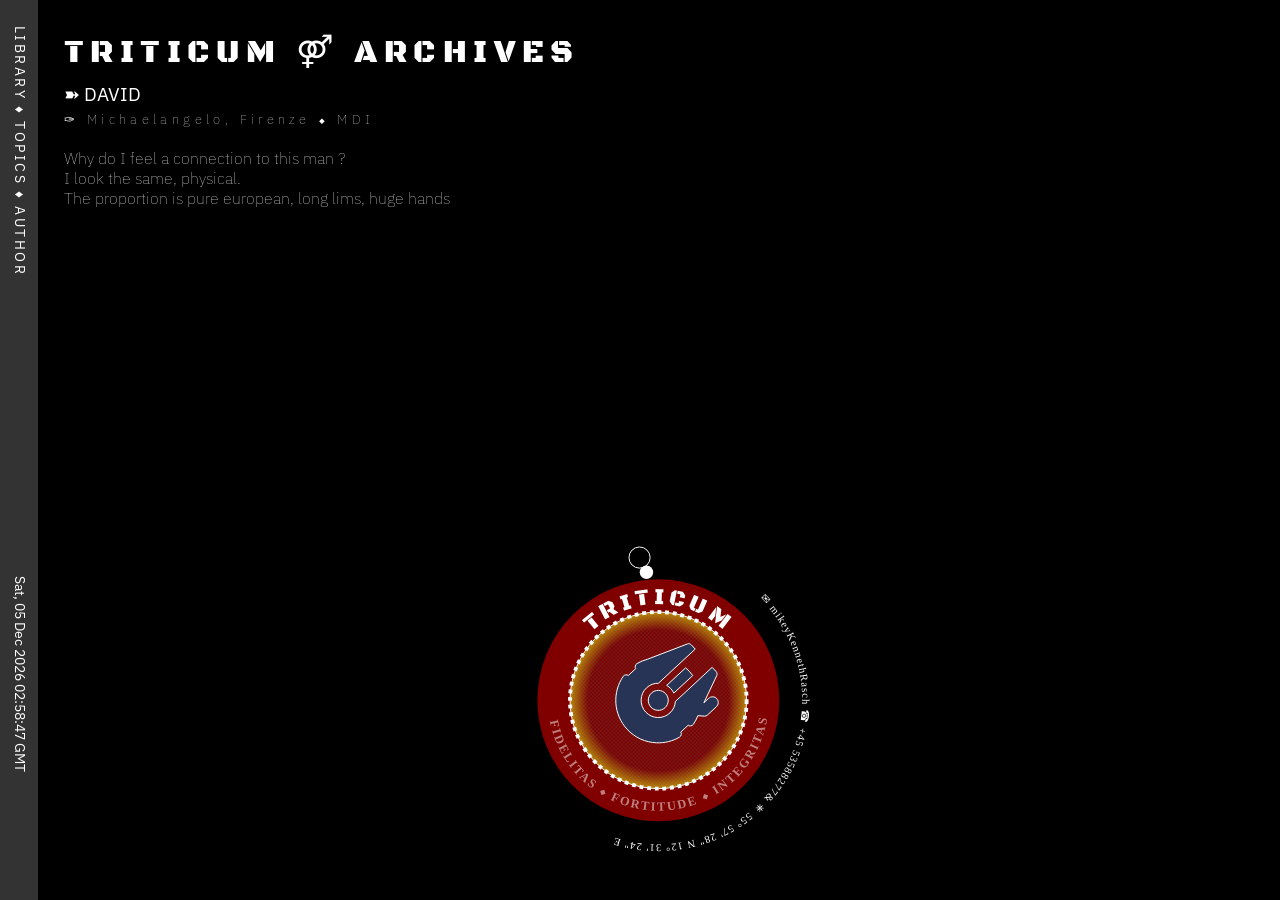
<file: static/taLiberale.html>
<html>

<head>

  <title>TRITICUM DIGITAL ARCHIVES</title>
  <meta charset="UTF-8">
  <meta name="viewport" content="width=device-width, initial-scale=1">
  <link href="https://fonts.googleapis.com/css?family=Fira+Code|Black+Ops+One|IBM+Plex+Sans:100,400" rel="stylesheet">
  <link href="ta.css" rel="stylesheet">
  <link href="https://storage.googleapis.com/milliniumfalcon/falcon.png" rel="icon">

</head>


<body id="taBody" style="background-image: url(https://upload.wikimedia.org/wikipedia/commons/d/d7/Michelangelo%27s_David.JPG)">

  <div id="taIndex">

    <svg style="position: fixed; width: 3vw; left:0;top:0; " xmlns="http://www.w3.org/2000/svg" viewBox="0 0 30 1200">
      <rect id="taSideBarColor" x="0" y="0" width="30" height="1200" fill="#333"></rect>
      <g fill="#fff" text-anchor="start">
        <text x="12" y="450" transform="rotate(90 12 450)" id="tMinus">ø</text>
        <text x="12" y="20" transform="rotate(90 12 20)" letter-spacing="2">LIBRARY ♦ TOPICS ♦ AUTHOR</text>
      </g>
    </svg>

  </div>

  <div id="zmain"></div>

  <h1>TRITICUM ⚤ ARCHIVES</h1>

  <div id="zarticle" class="w50">
    <h3>DAVID</h3>

    <h5>Michaelangelo, Firenze ⬥ MDI</h5>
    <p>
Why do I feel a connection to this man ?
I look the same, physical.
The proportion is pure european, long lims, huge hands
</p>

  </div>

  <svg style="width: 30%;  position: fixed; bottom: 0; right: 33%" xmlns="http://www.w3.org/2000/svg"
    viewBox="0 0 400 400">
    <defs>
      <pattern id="cross" patternUnits="userSpaceOnUse" width="4" height="4">
        <path d="M0,4 L4,0 M4,4 L0,0" fill="none" stroke="#0ff" stroke-width=".2" stroke-opacity="0.5" />
      </pattern>
      <radialGradient id="radial">
        <stop offset="80%" stop-color="#ffff0000" />

        <stop offset="100%" stop-color="#ffff0080" />
      </radialGradient>
    </defs>

    <g transform="translate(64,64)">
      <g>
        <path fill="#ff800000" id="zoutside"
          d="M 234.06601717798213 21.93398282201788 A 150 150 0 0 1 21.93398282201788 234.06601717798213">
        </path>
        <text font-size="11" fill="#fff" font-weight="100" text-anchor="start" font-family="'IBM Sans Plex', serif"
          letter-spacing="1">
          <textPath href="#zoutside">
            &#x2709; mikeyKennethRasch &#x260E; +45 53588277& &#x26EF; 55° 57' 28" N 12° 31' 24" E
          </textPath>
        </text>
      </g>
      <g>
        <circle r="7" fill="#fff">
          <animateMotion dur="90s" repeatCount="indefinite"
            path="M 125.66137753740401 -5.9795911509564235 A 134 134 0 1 0 128 -6 z">
          </animateMotion>
        </circle>

        <circle r="11" fill="none" stroke="#fff">
          <animateMotion dur="60s" repeatCount="indefinite"
            path="M 125.38213903440747 -21.977154273458694 A 150 150 0 1 0 128 -22 z">
          </animateMotion>
        </circle>

        <path id="ztop" fill="none" d="M 28 128 A 100 100 0 0 1 228 128"></path>
        <path id="zbottom" fill="none" d="M 13 128 A 115 115 0 0 0 243 128"></path>
        <circle cx="128" cy="128" r="126" fill="#ff000080" stroke="none" stroke-width="1"></circle>

        <circle cx="128" cy="128" r="92" fill="url(#radial)" stroke="#ffffff" stroke-width="4" stroke-dasharray="4 4">
        </circle>
        <circle cx="128" cy="128" r="92" fill="url(#cross)" stroke="#ffffff"></circle>
        <text font-size="24" fill="#fff" text-anchor="start" font-family="'Black Ops One', serif" letter-spacing="4">
          <textPath startOffset="25.2%" href="#ztop">
            TRITICUM
          </textPath>
        </text>
        <text font-size="13" fill="#ffffff80" font-weight="700" text-anchor="start" font-family="'IBM Sans Plex', serif"
          letter-spacing="2">
          <textPath startOffset="6%" href="#zbottom">
            FIDELITAS ⬥ FORTITUDE ⬥ INTEGRITAS
          </textPath>
        </text>
      </g>
      <g transform="translate(83.7,66.7),scale(0.5)">
        <g>
          <path
            d="M158.339,68.332l-38.012,38.013c-1.654-3.222-3.822-6.247-6.518-8.942c-2.664-2.664-5.678-4.848-8.933-6.526l38.011-38.011
    c2.86,2.232,5.615,4.632,8.221,7.238C153.701,62.696,156.103,65.454,158.339,68.332z M73.816,137.395
    c3.925,3.925,9.143,6.086,14.693,6.086c5.55,0,10.768-2.162,14.692-6.086c8.102-8.102,8.102-21.284,0-29.386
    c-3.924-3.924-9.143-6.086-14.692-6.086c-5.551,0-10.77,2.162-14.694,6.086C65.715,116.111,65.715,129.294,73.816,137.395z
     M210.116,114.561c-0.008-0.007-0.077-0.077-0.084-0.084c-2.236-2.236-5.21-3.467-8.372-3.467c-3.163,0-6.137,1.232-8.372,3.468
    l-9.503,9.503l-0.132-0.005l24.608-57.434c1.208-2.818,0.578-6.088-1.59-8.257l-8.536-8.536l-73.886,73.887
    c-0.229,8.848-3.702,17.628-10.44,24.366c-6.759,6.758-15.743,10.48-25.3,10.48c-9.558,0-18.542-3.722-25.301-10.48
    c-13.949-13.95-13.949-36.648,0-50.599c6.542-6.541,15.17-10.227,24.384-10.457l73.869-73.869l-8.536-8.536
    c-2.167-2.167-5.435-2.797-8.257-1.59L62.994,37.946c-7.599,2.284-14.888,5.58-21.663,9.855c-1.929,1.217-3.198,3.244-3.452,5.51
    c-0.2,1.794,0.254,3.583,1.252,5.05L24.168,73.324c-1.466-0.997-3.257-1.451-5.049-1.251c-2.267,0.253-4.294,1.523-5.511,3.451
    C3.064,92.233-1.597,112.311,0.485,132.059c2.112,20.051,11.143,38.959,25.425,53.242c16.712,16.711,38.932,25.915,62.568,25.916
    c0.002,0,0.001,0,0.003,0c16.769,0,33.094-4.708,47.207-13.613c1.929-1.217,3.198-3.245,3.452-5.511
    c0.2-1.793-0.255-3.582-1.252-5.049l14.962-14.963c1.467,0.998,3.254,1.455,5.051,1.252c2.266-0.253,4.293-1.523,5.51-3.452
    c3.652-5.788,6.583-11.985,8.784-18.429l13.854,0.497c0.091,0.003,0.183,0.005,0.273,0.005c2.092,0,3.991-0.868,5.357-2.266
    c0.041-0.039,0.085-0.073,0.125-0.113l18.29-18.291c2.236-2.236,3.469-5.21,3.469-8.373S212.33,116.775,210.116,114.561z"
            fill="rgb(40,52,85)" stroke="#fff" stroke-width="2">

            <animateTransform attributeName="transform" attributeType="XML" type="rotate" from="0 89 122"
              to="360 89 122" dur="180s" repeatCount="indefinite"></animateTransform>
          </path>
        </g>
      </g>

  </svg>
  <script src="taGetData.js"></script>
</body>

</html>
</file>
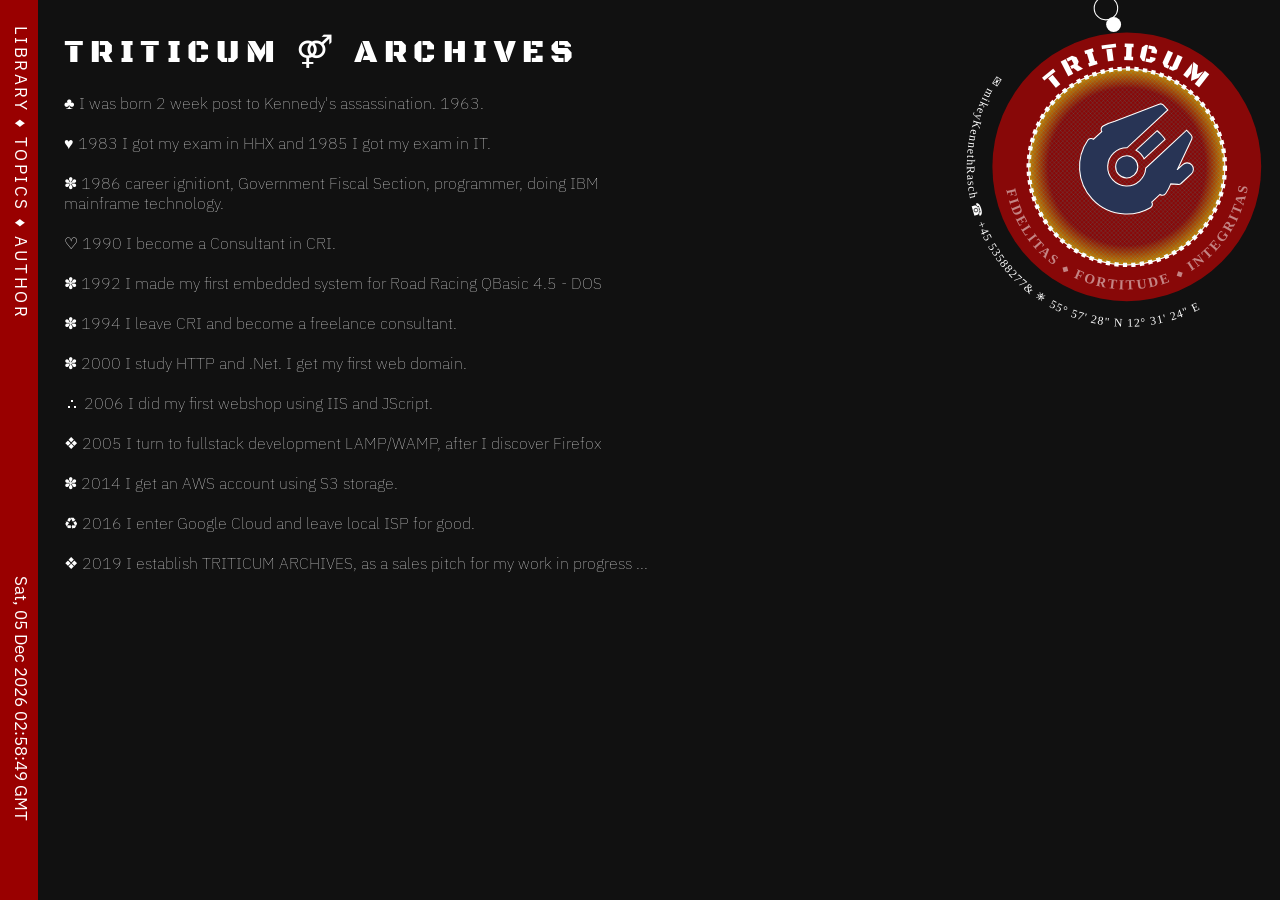
<file: static/taMyself.html>
<html>

<head>
  <title>TRITICUM DIGITAL ARCHIVES</title>
  <meta charset="UTF-8">
  <meta name="viewport" content="width=device-width, initial-scale=1">
  <link href="https://fonts.googleapis.com/css?family=Fira+Code|Black+Ops+One|IBM+Plex+Sans:100,300,700" rel="stylesheet">
  <link href="ta.css" rel="stylesheet">   
  <link href="https://storage.googleapis.com/milliniumfalcon/falcon.png" rel="icon">
  <style>

    #taBody {
      margin: 0;
      padding: 0;
      margin-left: 5vw;      
      background-image: url(https://upload.wikimedia.org/wikipedia/commons/2/20/Laocoon_group_sculpture.jpg);
      background-attachment: fixed;
      background-size: contain;
      background-position: right;
      background-clip: content-box;
      background-repeat: no-repeat;
      background-color: #111;
      color: #fff;
      font-family: 'IBM Plex Sans';
    }
    #zmain {
       margin-right: 3vw;
      
    }

  </style>
</head>

<body id="taBody">

  <div id="taIndex">

    <svg style="position: fixed; width: 3vw; left:0;top:0; " xmlns="http://www.w3.org/2000/svg" viewBox="0 0 30 1200">
      <rect x="0" y="0" width="30" height="1200" fill="#900"></rect>
      <g font-size="small" fill="#fff" text-anchor="start">
        <text x="12" y="450" transform="rotate(90 12 450)" id="tMinus">ø</text>
        <text x="12" y="20"  transform="rotate(90 12 20)" letter-spacing="2" >LIBRARY ♦ TOPICS ♦ AUTHOR</text>
      </g>
    </svg>

  </div>
 
  <div id="zmain"></div>
  <h1>TRITICUM ⚤ ARCHIVES</h1>

  <div class="w50">

  
    <p>
      ♣ I was born 2 week post to Kennedy's assassination. 1963.

      ♥ 1983 I got my exam in HHX and 1985 I got my exam in IT.

      ✽ 1986 career ignitiont, Government Fiscal Section, programmer, doing IBM mainframe technology.

      ♡ 1990 I become a Consultant in CRI.

      ✽ 1992 I made my first embedded system for Road Racing QBasic 4.5 - DOS

      ✽ 1994 I leave CRI and become a freelance consultant.

      ✽ 2000 I study HTTP and .Net. I get my first web domain.

      ⛬ 2006 I did my first webshop using IIS and JScript.

      ❖ 2005 I turn to fullstack development LAMP/WAMP, after I discover Firefox 

      ✽ 2014 I get an AWS account using S3 storage.

      ♻ 2016 I enter Google Cloud and leave local ISP for good.

      ❖ 2019 I establish TRITICUM ARCHIVES, as a sales pitch for my work in progress ...
    </p>

  </div>

  <svg style="width: 30%;  position: fixed; right: -2vw; top: -3vw" xmlns="http://www.w3.org/2000/svg"
    viewBox="0 0 360 360">
    <defs>
      <pattern id="cross" patternUnits="userSpaceOnUse" width="4" height="4">
        <path d="M0,4 L4,0 M4,4 L0,0" fill="none" stroke="#0ff" stroke-width=".2" stroke-opacity="0.5" />
      </pattern>
      <radialGradient id="radial">
        <stop offset="80%" stop-color="#ffff0000" />
        <stop offset="100%" stop-color="#ffff0080" />
      </radialGradient>
    </defs>

    <g transform="translate(64,64)">
      <g>
        <path fill="#ff800000" id="zoutside"
          d="M 5.1271933566511905 41.96353454734313 A 150 150 0 0 0 250.87280664334878 214.0364654526569">
        </path>
        <text font-size="11" fill="#fff" font-weight="100" text-anchor="start" font-family="'IBM Sans Plex', serif"
          letter-spacing="1">
          <textPath href="#zoutside">
            &#x2709; mikeyKennethRasch &#x260E; +45 53588277& &#x26EF; 55° 57' 28" N 12° 31' 24" E
          </textPath>
        </text>
      </g>
      <g>
        <circle r="7" fill="#fff">
          <animateMotion dur="90s" repeatCount="indefinite"
            path="M 125.66137753740401 -5.9795911509564235 A 134 134 0 1 0 128 -6 z">
          </animateMotion>
        </circle>

        <circle r="11" fill="none" stroke="#fff">
          <animateMotion dur="60s" repeatCount="indefinite"
            path="M 125.38213903440747 -21.977154273458694 A 150 150 0 1 0 128 -22 z">
          </animateMotion>
        </circle>

        <path id="ztop" fill="none" d="M 28 128 A 100 100 0 0 1 228 128"></path>
        <path id="zbottom" fill="none" d="M 13 128 A 115 115 0 0 0 243 128"></path>
        <circle cx="128" cy="128" r="126" fill="#ff000080" stroke="none" stroke-width="1"></circle>

        <circle cx="128" cy="128" r="92" fill="url(#radial)" stroke="#ffffff" stroke-width="4" stroke-dasharray="4 4">
        </circle>
        <circle cx="128" cy="128" r="92" fill="url(#cross)" stroke="#ffffff"></circle>
        <text font-size="24" fill="#fff" text-anchor="start" font-family="'Black Ops One', serif" letter-spacing="4">
          <textPath startOffset="25.2%" href="#ztop">
            TRITICUM
          </textPath>
        </text>
        <text font-size="13" fill="#ffffff80" font-weight="700" text-anchor="start" font-family="'IBM Sans Plex', serif"
          letter-spacing="2">
          <textPath startOffset="6%" href="#zbottom">
            FIDELITAS ⬥ FORTITUDE ⬥ INTEGRITAS
          </textPath>
        </text>
      </g>
      <g transform="translate(83.7,66.7),scale(0.5)">
        <g>
          <path
            d="M158.339,68.332l-38.012,38.013c-1.654-3.222-3.822-6.247-6.518-8.942c-2.664-2.664-5.678-4.848-8.933-6.526l38.011-38.011
    c2.86,2.232,5.615,4.632,8.221,7.238C153.701,62.696,156.103,65.454,158.339,68.332z M73.816,137.395
    c3.925,3.925,9.143,6.086,14.693,6.086c5.55,0,10.768-2.162,14.692-6.086c8.102-8.102,8.102-21.284,0-29.386
    c-3.924-3.924-9.143-6.086-14.692-6.086c-5.551,0-10.77,2.162-14.694,6.086C65.715,116.111,65.715,129.294,73.816,137.395z
     M210.116,114.561c-0.008-0.007-0.077-0.077-0.084-0.084c-2.236-2.236-5.21-3.467-8.372-3.467c-3.163,0-6.137,1.232-8.372,3.468
    l-9.503,9.503l-0.132-0.005l24.608-57.434c1.208-2.818,0.578-6.088-1.59-8.257l-8.536-8.536l-73.886,73.887
    c-0.229,8.848-3.702,17.628-10.44,24.366c-6.759,6.758-15.743,10.48-25.3,10.48c-9.558,0-18.542-3.722-25.301-10.48
    c-13.949-13.95-13.949-36.648,0-50.599c6.542-6.541,15.17-10.227,24.384-10.457l73.869-73.869l-8.536-8.536
    c-2.167-2.167-5.435-2.797-8.257-1.59L62.994,37.946c-7.599,2.284-14.888,5.58-21.663,9.855c-1.929,1.217-3.198,3.244-3.452,5.51
    c-0.2,1.794,0.254,3.583,1.252,5.05L24.168,73.324c-1.466-0.997-3.257-1.451-5.049-1.251c-2.267,0.253-4.294,1.523-5.511,3.451
    C3.064,92.233-1.597,112.311,0.485,132.059c2.112,20.051,11.143,38.959,25.425,53.242c16.712,16.711,38.932,25.915,62.568,25.916
    c0.002,0,0.001,0,0.003,0c16.769,0,33.094-4.708,47.207-13.613c1.929-1.217,3.198-3.245,3.452-5.511
    c0.2-1.793-0.255-3.582-1.252-5.049l14.962-14.963c1.467,0.998,3.254,1.455,5.051,1.252c2.266-0.253,4.293-1.523,5.51-3.452
    c3.652-5.788,6.583-11.985,8.784-18.429l13.854,0.497c0.091,0.003,0.183,0.005,0.273,0.005c2.092,0,3.991-0.868,5.357-2.266
    c0.041-0.039,0.085-0.073,0.125-0.113l18.29-18.291c2.236-2.236,3.469-5.21,3.469-8.373S212.33,116.775,210.116,114.561z"
            fill="rgb(40,52,85)" stroke="#fff" stroke-width="2">

            <animateTransform attributeName="transform" attributeType="XML" type="rotate" from="0 89 122"
              to="360 89 122" dur="180s" repeatCount="indefinite"></animateTransform>
          </path>
        </g>
      </g>

  </svg>
</body>
<script src="taGetData.js"></script>

</html>
</file>
<file: static/ta.css>
body {
  margin: 0;
  padding: 0;  
  font-family: "IBM Plex Sans";
}
div {
  float: left;
}
h1 {
  color: #fff;
  margin: 1em 0 0 0;
  font-family: "Black Ops One";
  text-align: left;
  letter-spacing: 0.2em;
  font-weight: normal;
}
h3 {
  color: #fff;
  margin: 0.5em 0 0 0;
  text-align: left;  
  font-weight: normal;  
}
h3::before {
  content: "➽ ";
}
h5 {
  color: #fff;
  margin: .3em 0 0 0;
  text-align: left;
  font-weight: lighter ;  
  letter-spacing: 0.33em;
}
h5::before {
  content: "✑ ";
}
p {
  font-weight: lighter;
  margin: 0;
  white-space: pre-line;
  float: left;
  hyphens: auto;
}
#zoutside {
  visibility: hidden;
  display: none;
}
.w50 {
  width: 50%;
  float: left;
}
#zlibrary {
  width: 100%;
  height: 1200%;
  font-size: 1em;
}
#taBody {
  margin: 0;
  padding: 0;  
  margin-left: 5vw;
  background-color: #000;
  background-attachment: fixed;
  background-size: contain;
  background-position: right;
  background-clip: content-box;
  background-repeat: no-repeat;
  color: #fff;
  font-family: 'IBM Plex Sans';
}

#zmain {
   margin-right: 3vw;
}
svg {
  font-size:0.6667em ;
}
</file>
